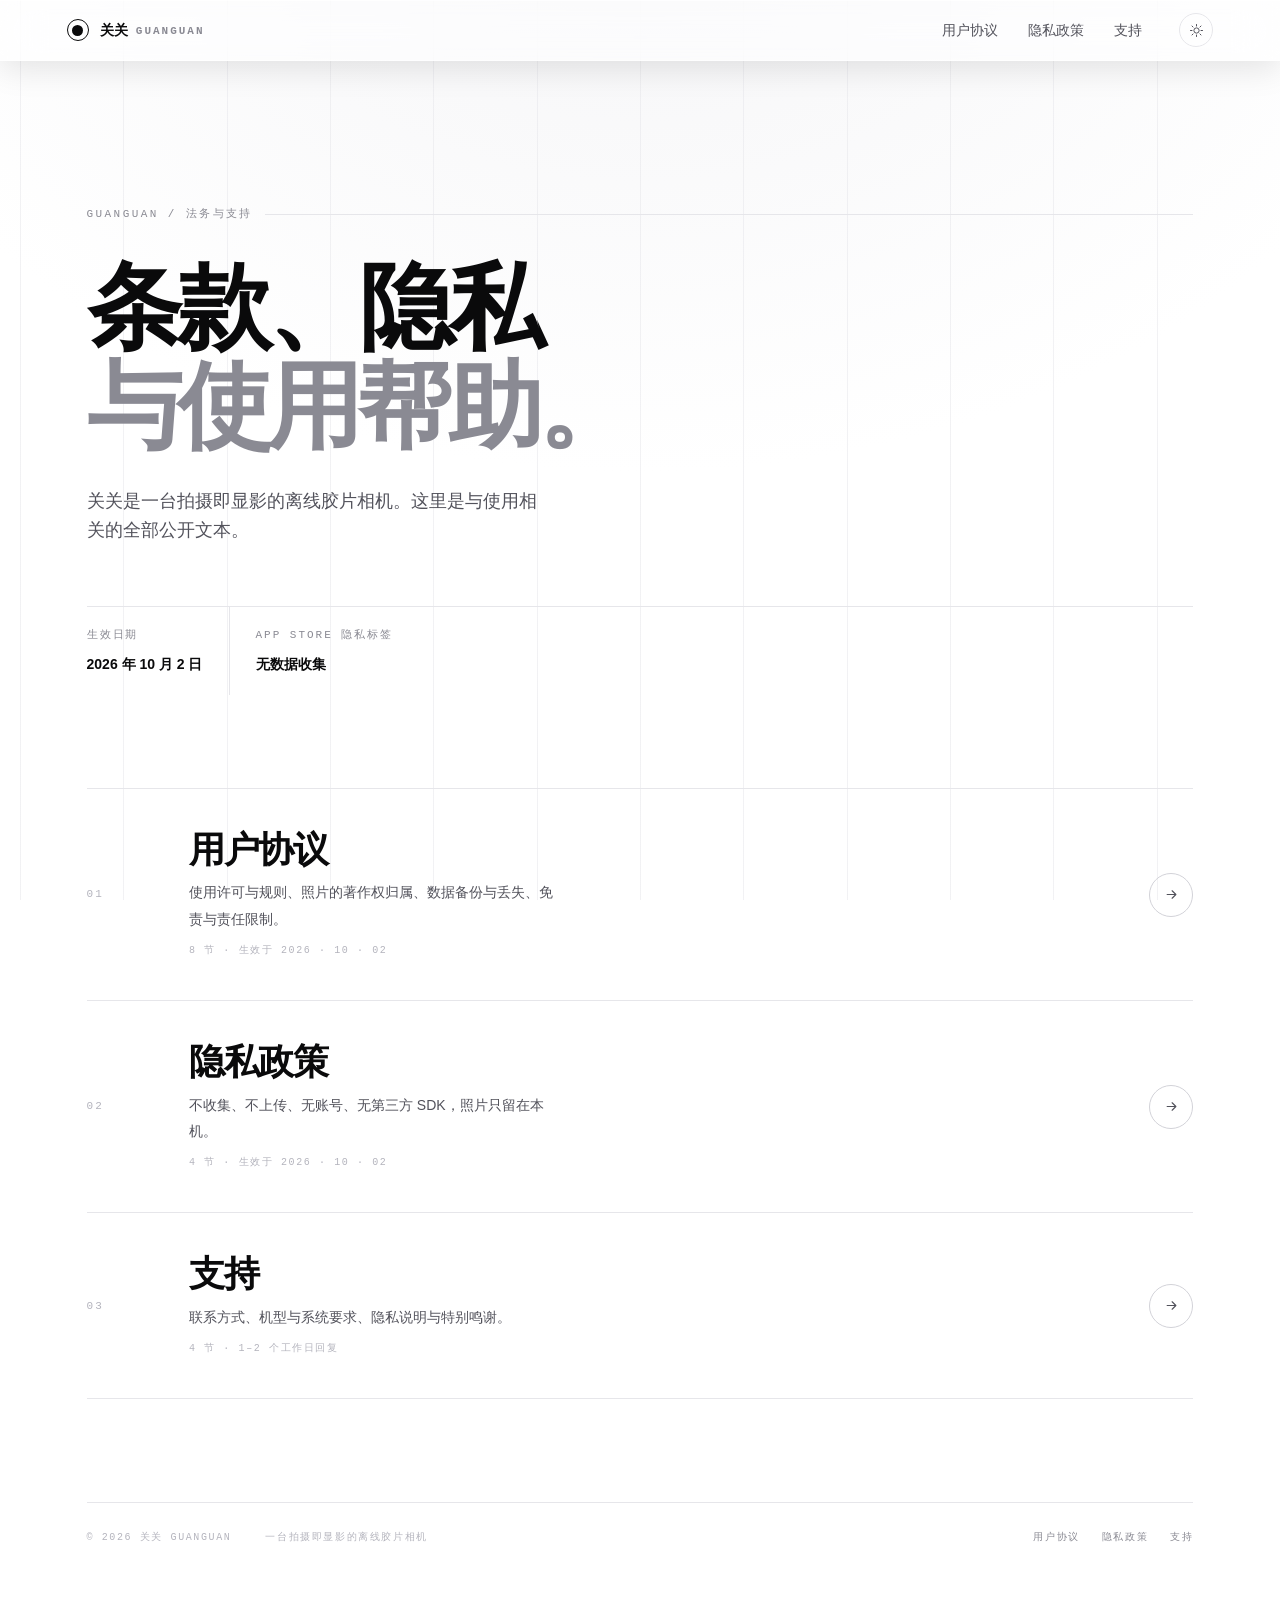
<file: index.html>
<!DOCTYPE html>
<html lang="zh-CN">
<head>
<meta charset="UTF-8">
<meta name="viewport" content="width=device-width, initial-scale=1, viewport-fit=cover">
<title>关关 Guanguan · 用户协议、隐私政策与支持</title>
<meta name="description" content="关关 Guanguan 的用户协议、隐私政策与使用支持。一台拍摄即显影的离线胶片相机：不联网、无账号、无第三方分析或广告 SDK。">
<meta name="theme-color" content="#ffffff" media="(prefers-color-scheme: light)">
<meta name="theme-color" content="#0a0a0b" media="(prefers-color-scheme: dark)">
<meta name="robots" content="index, follow">
<link rel="canonical" href="./index.html">
<link rel="icon" href="./assets/favicon.svg" type="image/svg+xml">
<meta property="og:type" content="website">
<meta property="og:title" content="关关 Guanguan · 用户协议、隐私政策与支持">
<meta property="og:description" content="不联网、无账号、无第三方分析或广告 SDK。一台拍摄即显影的离线胶片相机。">
<meta property="og:image" content="./assets/og.png">
<meta property="og:locale" content="zh_CN">
<script>document.documentElement.className += " js";
(function(){try{var s=localStorage.getItem("gg-theme");var m=window.matchMedia("(prefers-color-scheme: dark)").matches;if(s==="dark"||s==="light")document.documentElement.setAttribute("data-theme",s);else if(m)document.documentElement.setAttribute("data-theme","dark");}catch(e){}})();</script>
<link rel="stylesheet" href="./assets/site.css">
</head>
<body class="page-home">

<div class="grids" aria-hidden="true"></div>
<div class="progress" aria-hidden="true"><i></i></div>
<a class="skip" href="#main">跳到正文</a>

<header class="topbar">
  <a class="brand" href="./index.html">
    <span class="brand__mark" aria-hidden="true"></span>
    <span class="brand__name">关关<span>GUANGUAN</span></span>
  </a>
  <nav class="nav">
    <a href="./terms.html">用户协议</a>
    <a href="./privacy.html">隐私政策</a>
    <a href="./support.html">支持</a>
  </nav>
  <button class="theme" type="button" aria-label="切换深/浅色外观">
    <svg class="m-sun" viewBox="0 0 24 24" fill="none" stroke="currentColor" stroke-width="1.6" aria-hidden="true">
      <circle cx="12" cy="12" r="4.2"/>
      <path d="M12 2.4v2.4M12 19.2v2.4M4.8 4.8l1.7 1.7M17.5 17.5l1.7 1.7M2.4 12h2.4M19.2 12h2.4M4.8 19.2l1.7-1.7M17.5 6.5l1.7-1.7" stroke-linecap="round"/>
    </svg>
    <svg class="m-moon" viewBox="0 0 24 24" fill="none" stroke="currentColor" stroke-width="1.6" aria-hidden="true">
      <path d="M20.5 14.6A8.6 8.6 0 1 1 9.4 3.5a6.9 6.9 0 0 0 11.1 11.1Z" stroke-linejoin="round"/>
    </svg>
  </button>
  <button class="navtoggle" type="button" aria-label="打开目录" aria-expanded="false"><i aria-hidden="true"></i></button>
</header>

<div class="shell">

  <section class="hero">
    <p class="eyebrow">GUANGUAN / 法务与支持</p>
    <h1>条款、隐私<br><em>与使用帮助。</em></h1>
    <p class="hero__lede">关关是一台拍摄即显影的离线胶片相机。这里是与使用相关的全部公开文本。</p>
    <dl class="factbar">
      <div><dt>生效日期</dt><dd>2026 年 10 月 2 日</dd></div>
      <div><dt>App Store 隐私标签</dt><dd>无数据收集</dd></div>
    </dl>
  </section>

  <main id="main">
    <div class="cards">
      <a class="card-link" href="./terms.html">
        <span class="card-link__n">01</span>
        <span>
          <h2 class="card-link__t">用户协议</h2>
          <p class="card-link__d">使用许可与规则、照片的著作权归属、数据备份与丢失、免责与责任限制。</p>
          <p class="card-link__meta">8 节 · 生效于 2026 · 10 · 02</p>
        </span>
        <span class="card-link__go" aria-hidden="true">
          <svg viewBox="0 0 24 24" fill="none" stroke="currentColor" stroke-width="1.8"><path d="M5 12h14M13 6l6 6-6 6" stroke-linecap="round" stroke-linejoin="round"/></svg>
        </span>
      </a>
      <a class="card-link" href="./privacy.html">
        <span class="card-link__n">02</span>
        <span>
          <h2 class="card-link__t">隐私政策</h2>
          <p class="card-link__d">不收集、不上传、无账号、无第三方 SDK，照片只留在本机。</p>
          <p class="card-link__meta">4 节 · 生效于 2026 · 10 · 02</p>
        </span>
        <span class="card-link__go" aria-hidden="true">
          <svg viewBox="0 0 24 24" fill="none" stroke="currentColor" stroke-width="1.8"><path d="M5 12h14M13 6l6 6-6 6" stroke-linecap="round" stroke-linejoin="round"/></svg>
        </span>
      </a>
      <a class="card-link" href="./support.html">
        <span class="card-link__n">03</span>
        <span>
          <h2 class="card-link__t">支持</h2>
          <p class="card-link__d">联系方式、机型与系统要求、隐私说明与特别鸣谢。</p>
          <p class="card-link__meta">4 节 · 1–2 个工作日回复</p>
        </span>
        <span class="card-link__go" aria-hidden="true">
          <svg viewBox="0 0 24 24" fill="none" stroke="currentColor" stroke-width="1.8"><path d="M5 12h14M13 6l6 6-6 6" stroke-linecap="round" stroke-linejoin="round"/></svg>
        </span>
      </a>
    </div>
  </main>

  <footer class="foot">
    <span>© 2026 关关 GUANGUAN</span>
    <span class="yes">一台拍摄即显影的离线胶片相机</span>
    <nav>
      <a href="./terms.html">用户协议</a>
      <a href="./privacy.html">隐私政策</a>
      <a href="./support.html">支持</a>
    </nav>
  </footer>
</div>

<button class="totop" type="button" aria-label="回到顶部">
  <svg viewBox="0 0 24 24" fill="none" stroke="currentColor" stroke-width="1.8" aria-hidden="true"><path d="M12 19V5M5 12l7-7 7 7" stroke-linecap="round" stroke-linejoin="round"/></svg>
</button>

<script src="./assets/site.js"></script>
</body>
</html>
</file>
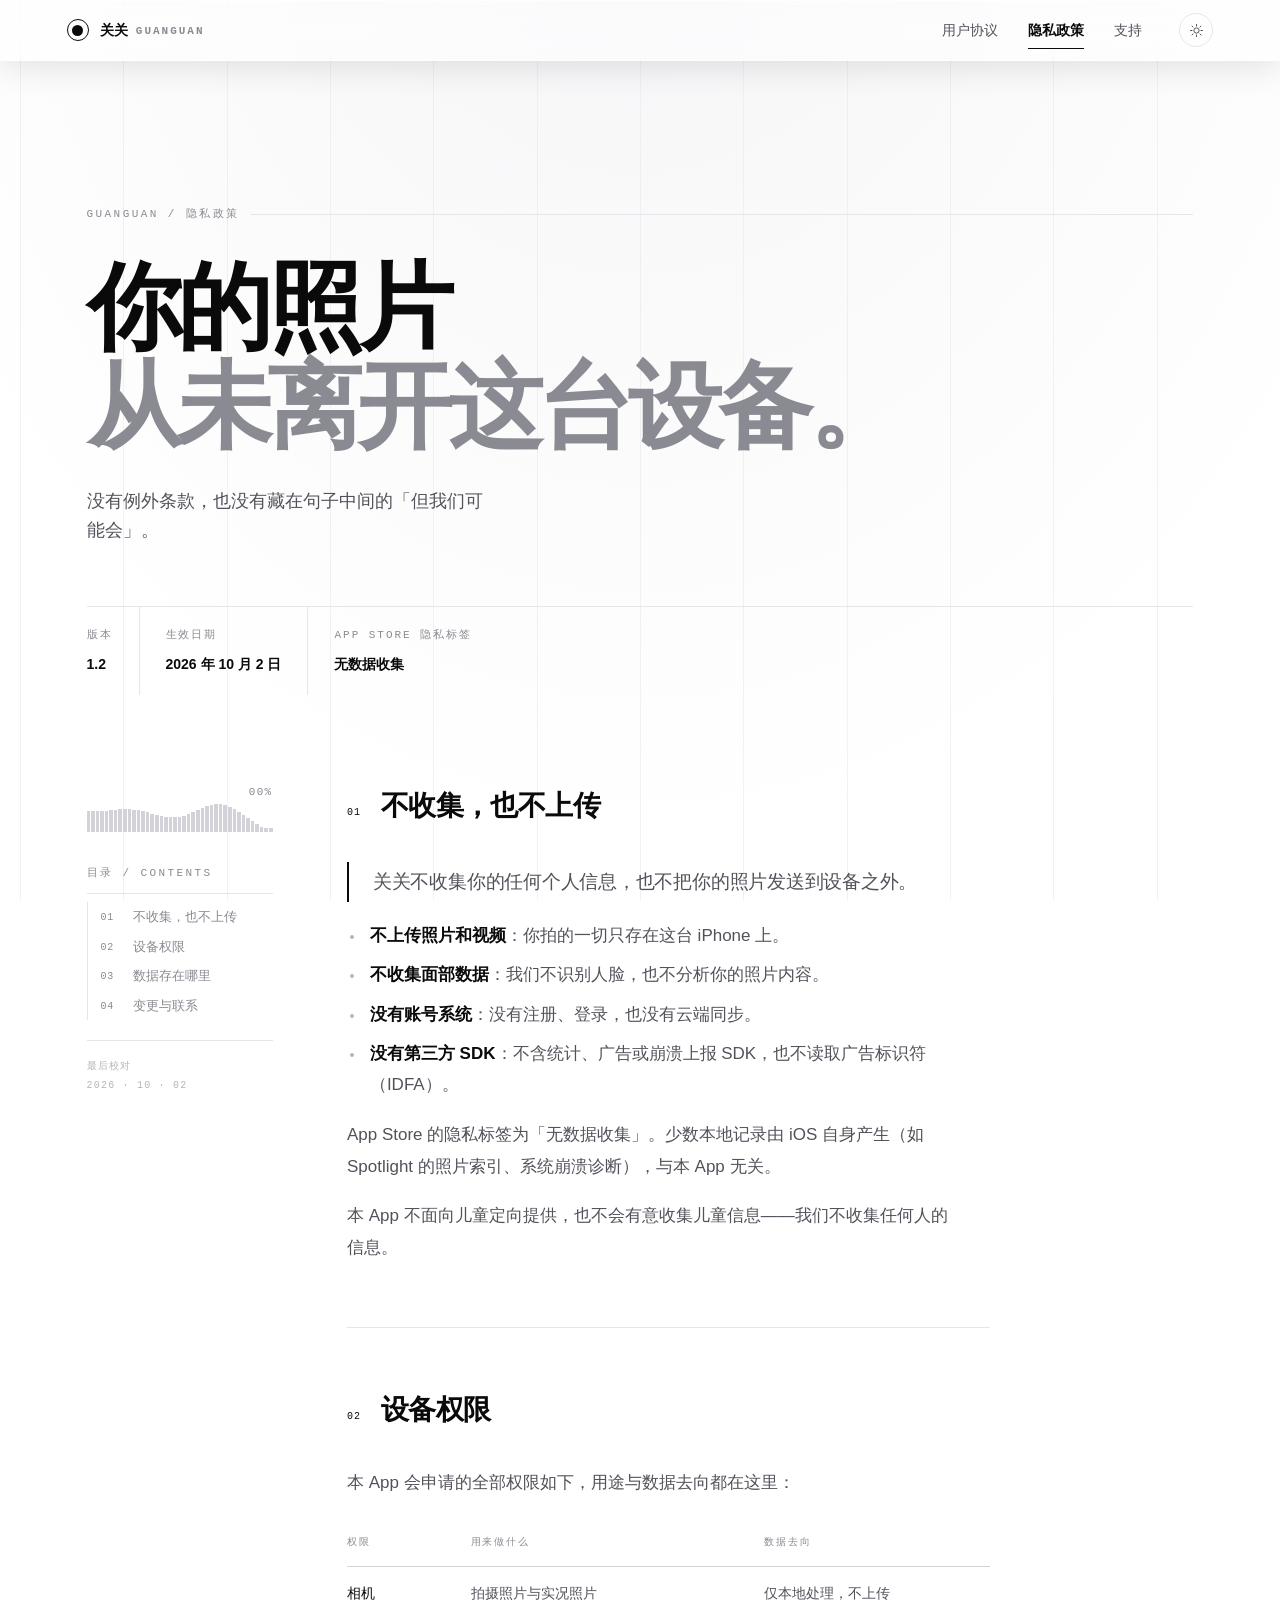
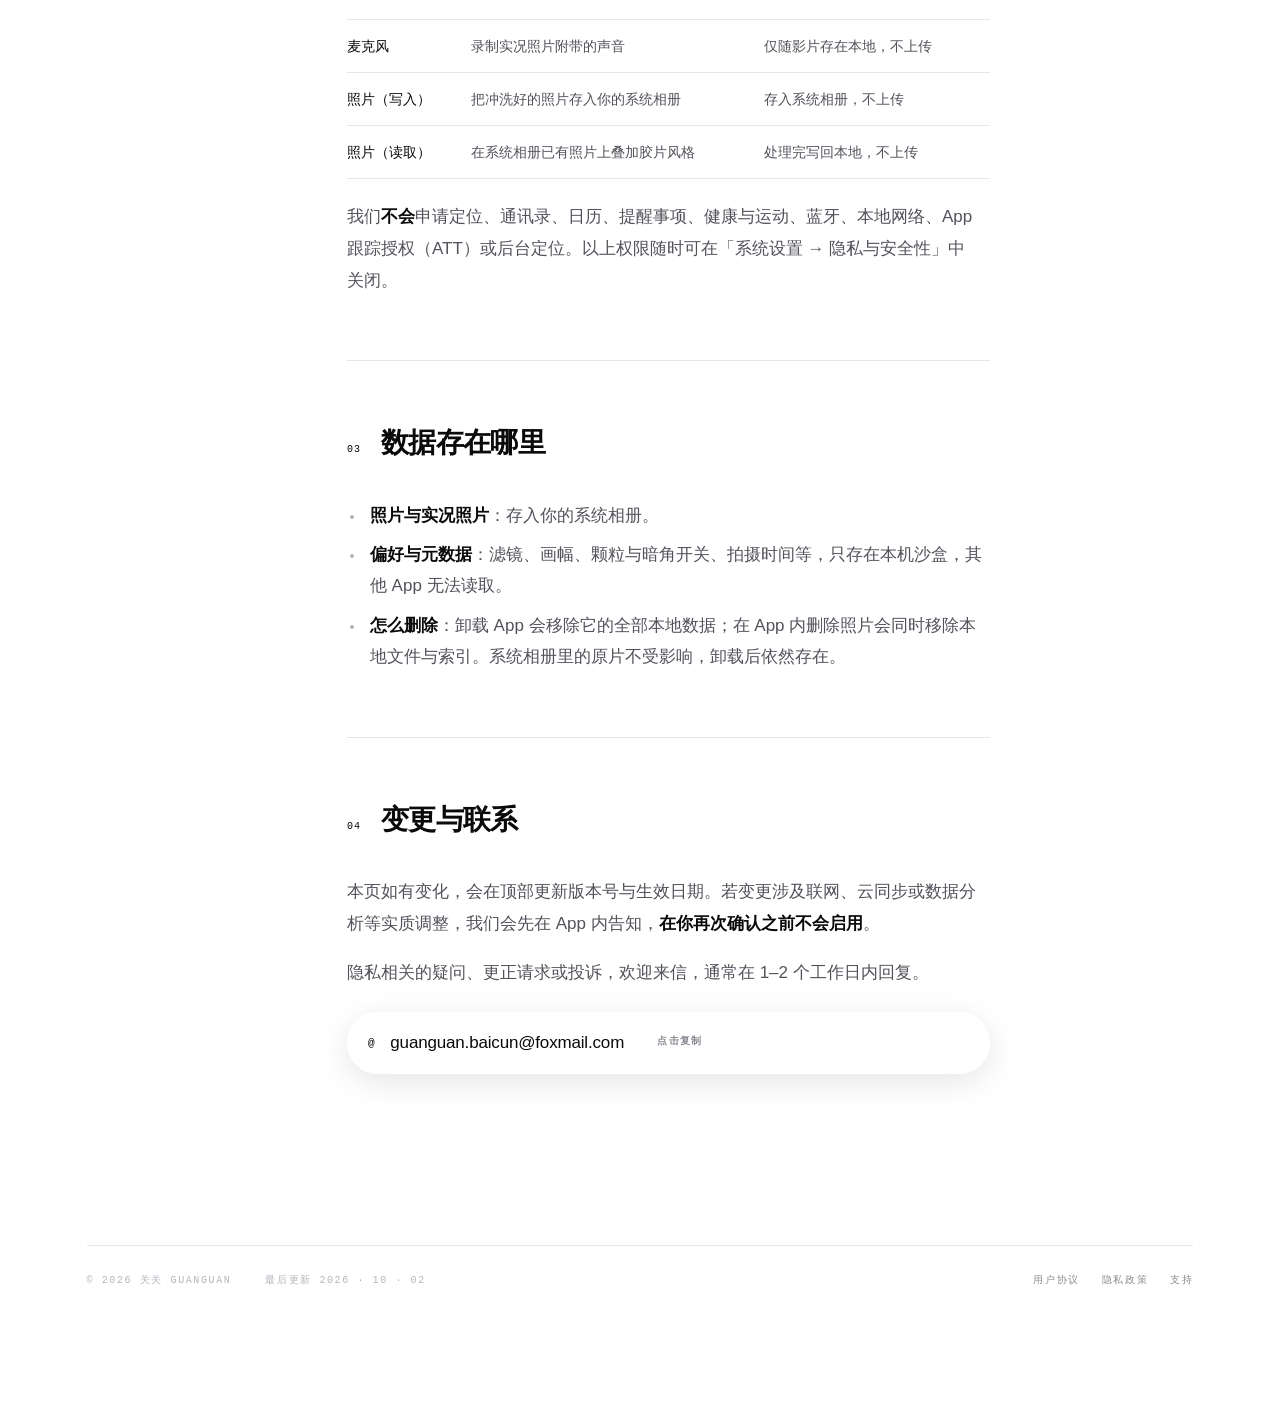
<file: privacy.html>
<!DOCTYPE html>
<html lang="zh-CN">
<head>
<meta charset="UTF-8">
<meta name="viewport" content="width=device-width, initial-scale=1, viewport-fit=cover">
<title>隐私政策 · 关关 Guanguan</title>
<meta name="description" content="关关 Guanguan 隐私政策：不收集、不上传、无账号、无第三方 SDK，照片只留在本机。">
<meta name="theme-color" content="#ffffff" media="(prefers-color-scheme: light)">
<meta name="theme-color" content="#0a0a0b" media="(prefers-color-scheme: dark)">
<meta name="robots" content="index, follow">
<link rel="canonical" href="./privacy.html">
<link rel="icon" href="./assets/favicon.svg" type="image/svg+xml">
<meta property="og:type" content="article">
<meta property="og:title" content="隐私政策 · 关关 Guanguan">
<meta property="og:description" content="不收集、不上传、无账号、无第三方 SDK。">
<meta property="og:image" content="./assets/og.png">
<meta property="og:locale" content="zh_CN">
<script>document.documentElement.className += " js";
(function(){try{var s=localStorage.getItem("gg-theme");var m=window.matchMedia("(prefers-color-scheme: dark)").matches;if(s==="dark"||s==="light")document.documentElement.setAttribute("data-theme",s);else if(m)document.documentElement.setAttribute("data-theme","dark");}catch(e){}})();</script>
<link rel="stylesheet" href="./assets/site.css">
</head>
<body>

<div class="grids" aria-hidden="true"></div>
<div class="progress" aria-hidden="true"><i></i></div>
<a class="skip" href="#main">跳到正文</a>

<header class="topbar">
  <a class="brand" href="./index.html">
    <span class="brand__mark" aria-hidden="true"></span>
    <span class="brand__name">关关<span>GUANGUAN</span></span>
  </a>
  <nav class="nav">
    <a href="./terms.html">用户协议</a>
    <a href="./privacy.html" aria-current="page">隐私政策</a>
    <a href="./support.html">支持</a>
  </nav>
  <button class="theme" type="button" aria-label="切换深/浅色外观">
    <svg class="m-sun" viewBox="0 0 24 24" fill="none" stroke="currentColor" stroke-width="1.6" aria-hidden="true">
      <circle cx="12" cy="12" r="4.2"/>
      <path d="M12 2.4v2.4M12 19.2v2.4M4.8 4.8l1.7 1.7M17.5 17.5l1.7 1.7M2.4 12h2.4M19.2 12h2.4M4.8 19.2l1.7-1.7M17.5 6.5l1.7-1.7" stroke-linecap="round"/>
    </svg>
    <svg class="m-moon" viewBox="0 0 24 24" fill="none" stroke="currentColor" stroke-width="1.6" aria-hidden="true">
      <path d="M20.5 14.6A8.6 8.6 0 1 1 9.4 3.5a6.9 6.9 0 0 0 11.1 11.1Z" stroke-linejoin="round"/>
    </svg>
  </button>
  <button class="navtoggle" type="button" aria-label="打开目录" aria-expanded="false"><i aria-hidden="true"></i></button>
</header>

<div class="shell">

  <section class="hero">
    <p class="eyebrow">GUANGUAN / 隐私政策</p>
    <h1>你的照片<br><em>从未离开这台设备。</em></h1>
    <p class="hero__lede">没有例外条款，也没有藏在句子中间的「但我们可能会」。</p>
    <dl class="factbar">
      <div><dt>版本</dt><dd>1.2</dd></div>
      <div><dt>生效日期</dt><dd>2026 年 10 月 2 日</dd></div>
      <div><dt>App Store 隐私标签</dt><dd>无数据收集</dd></div>
    </dl>
  </section>

  <div class="doc">

    <aside class="index" aria-label="页面目录">
      <div class="meter" aria-hidden="true"><span class="meter__cap">00%</span></div>
      <p class="index__label">目录 / Contents</p>
      <nav class="index__pages">
        <a href="./terms.html">用户协议</a>
        <a href="./privacy.html" aria-current="page">隐私政策</a>
        <a href="./support.html">支持</a>
      </nav>
      <ol id="toc-list">
        <li class="index__rail" aria-hidden="true"></li>
        <li class="index__active" aria-hidden="true"></li>
      </ol>
      <p class="index__foot">最后校对<br>2026 · 10 · 02</p>
    </aside>

    <main id="main">

      <section class="sect" id="p1" data-title="不收集，也不上传">
        <h2><b>01</b>不收集，也不上传</h2>
        <div class="lead">
          <p>关关不收集你的任何个人信息，也不把你的照片发送到设备之外。</p>
        </div>
        <ul>
          <li><strong>不上传照片和视频</strong>：你拍的一切只存在这台 iPhone 上。</li>
          <li><strong>不收集面部数据</strong>：我们不识别人脸，也不分析你的照片内容。</li>
          <li><strong>没有账号系统</strong>：没有注册、登录，也没有云端同步。</li>
          <li><strong>没有第三方 SDK</strong>：不含统计、广告或崩溃上报 SDK，也不读取广告标识符（IDFA）。</li>
        </ul>
        <p>App Store 的隐私标签为「无数据收集」。少数本地记录由 iOS 自身产生（如 Spotlight 的照片索引、系统崩溃诊断），与本 App 无关。</p>
        <p>本 App 不面向儿童定向提供，也不会有意收集儿童信息——我们不收集任何人的信息。</p>
      </section>

      <section class="sect" id="p2" data-title="设备权限">
        <h2><b>02</b>设备权限</h2>
        <p>本 App 会申请的全部权限如下，用途与数据去向都在这里：</p>
        <div class="tblwrap">
          <table class="tbl">
            <thead>
              <tr><th>权限</th><th>用来做什么</th><th>数据去向</th></tr>
            </thead>
            <tbody>
              <tr><td>相机</td><td>拍摄照片与实况照片</td><td>仅本地处理，不上传</td></tr>
              <tr><td>麦克风</td><td>录制实况照片附带的声音</td><td>仅随影片存在本地，不上传</td></tr>
              <tr><td>照片（写入）</td><td>把冲洗好的照片存入你的系统相册</td><td>存入系统相册，不上传</td></tr>
              <tr><td>照片（读取）</td><td>在系统相册已有照片上叠加胶片风格</td><td>处理完写回本地，不上传</td></tr>
            </tbody>
          </table>
        </div>
        <p>我们<strong>不会</strong>申请定位、通讯录、日历、提醒事项、健康与运动、蓝牙、本地网络、App 跟踪授权（ATT）或后台定位。以上权限随时可在「系统设置 → 隐私与安全性」中关闭。</p>
      </section>

      <section class="sect" id="p3" data-title="数据存在哪里">
        <h2><b>03</b>数据存在哪里</h2>
        <ul>
          <li><strong>照片与实况照片</strong>：存入你的系统相册。</li>
          <li><strong>偏好与元数据</strong>：滤镜、画幅、颗粒与暗角开关、拍摄时间等，只存在本机沙盒，其他 App 无法读取。</li>
          <li><strong>怎么删除</strong>：卸载 App 会移除它的全部本地数据；在 App 内删除照片会同时移除本地文件与索引。系统相册里的原片不受影响，卸载后依然存在。</li>
        </ul>
      </section>

      <section class="sect" id="p4" data-title="变更与联系">
        <h2><b>04</b>变更与联系</h2>
        <p>本页如有变化，会在顶部更新版本号与生效日期。若变更涉及联网、云同步或数据分析等实质调整，我们会先在 App 内告知，<strong>在你再次确认之前不会启用</strong>。</p>
        <p>隐私相关的疑问、更正请求或投诉，欢迎来信，通常在 1–2 个工作日内回复。</p>
        <button class="chip" type="button" data-copy="guanguan.baicun@foxmail.com">
          <span class="chip__at">@</span>
          <span class="chip__mail">guanguan.baicun@foxmail.com</span>
          <span class="chip__tail">
            <svg viewBox="0 0 24 24" fill="none" stroke="currentColor" stroke-width="2.4" aria-hidden="true"><path d="M4 12.5 9.5 18 20 6.5" stroke-linecap="round" stroke-linejoin="round"/></svg>
            <b>点击复制</b>
          </span>
        </button>
      </section>

    </main>
  </div>

  <footer class="foot">
    <span>© 2026 关关 GUANGUAN</span>
    <span class="yes">最后更新 2026 · 10 · 02</span>
    <nav>
      <a href="./terms.html">用户协议</a>
      <a href="./privacy.html">隐私政策</a>
      <a href="./support.html">支持</a>
    </nav>
  </footer>
</div>

<button class="totop" type="button" aria-label="回到顶部">
  <svg viewBox="0 0 24 24" fill="none" stroke="currentColor" stroke-width="1.8" aria-hidden="true"><path d="M12 19V5M5 12l7-7 7 7" stroke-linecap="round" stroke-linejoin="round"/></svg>
</button>

<script src="./assets/site.js"></script>
</body>
</html>
</file>
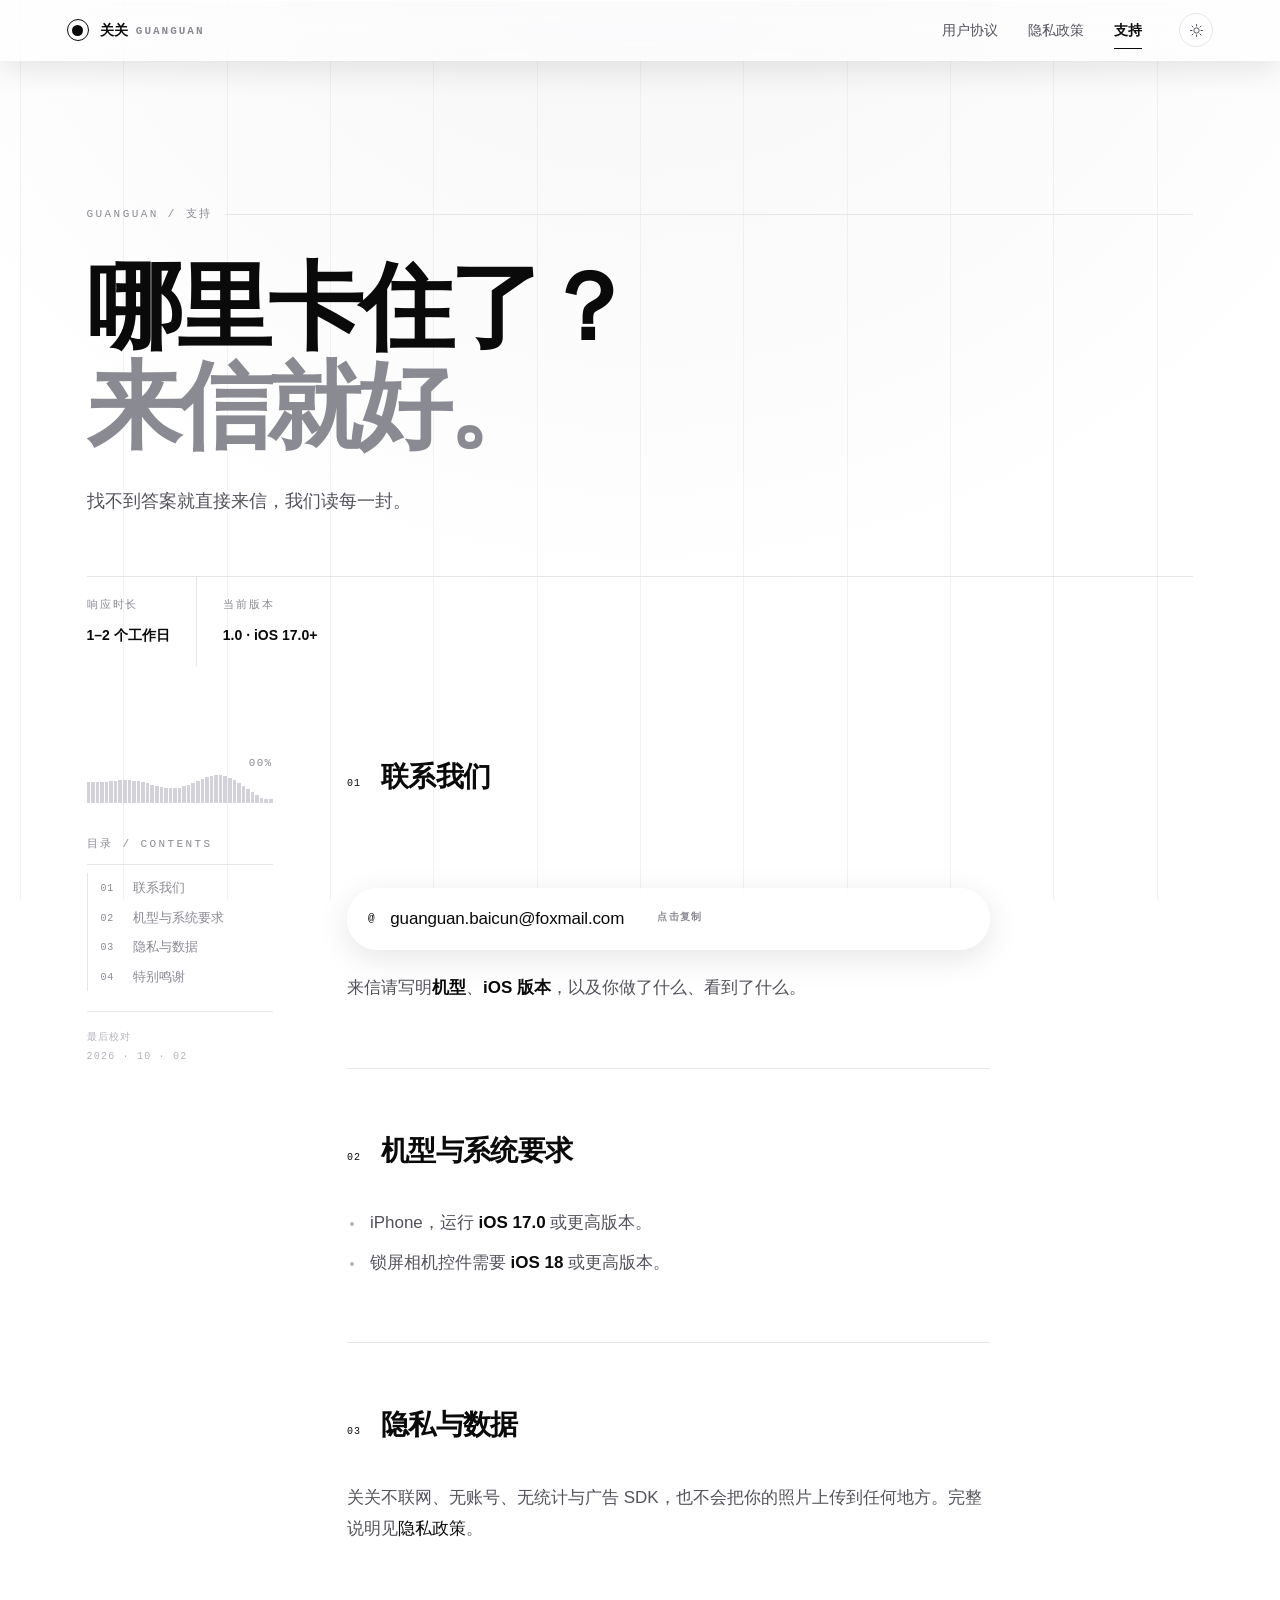
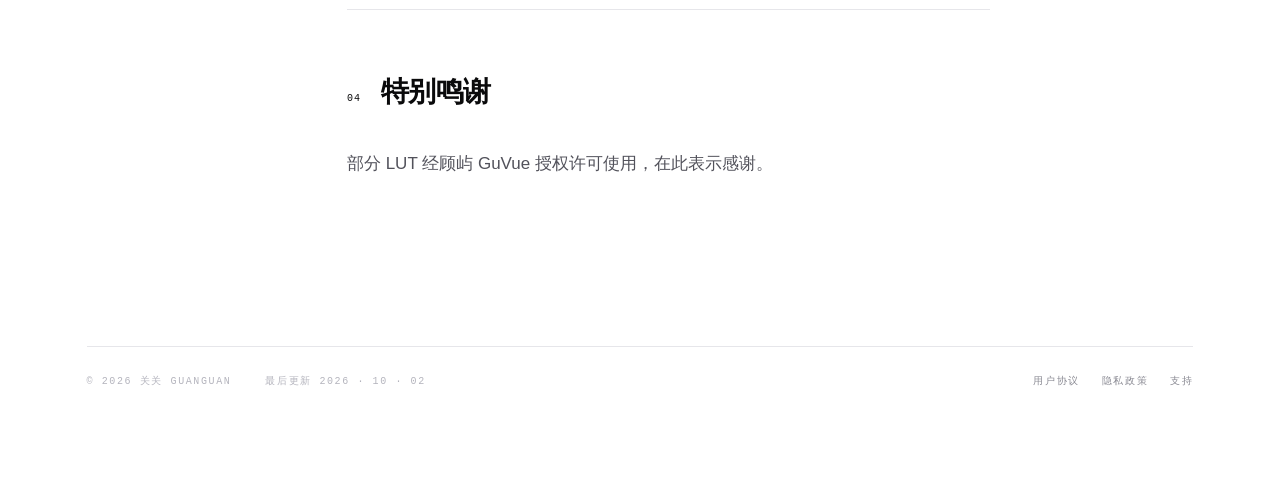
<file: support.html>
<!DOCTYPE html>
<html lang="zh-CN">
<head>
<meta charset="UTF-8">
<meta name="viewport" content="width=device-width, initial-scale=1, viewport-fit=cover">
<title>支持 · 关关 Guanguan</title>
<meta name="description" content="关关 Guanguan 支持：联系方式与机型、系统要求。">
<meta name="theme-color" content="#ffffff" media="(prefers-color-scheme: light)">
<meta name="theme-color" content="#0a0a0b" media="(prefers-color-scheme: dark)">
<meta name="robots" content="index, follow">
<link rel="canonical" href="./support.html">
<link rel="icon" href="./assets/favicon.svg" type="image/svg+xml">
<meta property="og:type" content="article">
<meta property="og:title" content="支持 · 关关 Guanguan">
<meta property="og:description" content="找不到答案就直接来信，我们读每一封。">
<meta property="og:image" content="./assets/og.png">
<meta property="og:locale" content="zh_CN">
<script>document.documentElement.className += " js";
(function(){try{var s=localStorage.getItem("gg-theme");var m=window.matchMedia("(prefers-color-scheme: dark)").matches;if(s==="dark"||s==="light")document.documentElement.setAttribute("data-theme",s);else if(m)document.documentElement.setAttribute("data-theme","dark");}catch(e){}})();</script>
<link rel="stylesheet" href="./assets/site.css">
</head>
<body>

<div class="grids" aria-hidden="true"></div>
<div class="progress" aria-hidden="true"><i></i></div>
<a class="skip" href="#main">跳到正文</a>

<header class="topbar">
  <a class="brand" href="./index.html">
    <span class="brand__mark" aria-hidden="true"></span>
    <span class="brand__name">关关<span>GUANGUAN</span></span>
  </a>
  <nav class="nav">
    <a href="./terms.html">用户协议</a>
    <a href="./privacy.html">隐私政策</a>
    <a href="./support.html" aria-current="page">支持</a>
  </nav>
  <button class="theme" type="button" aria-label="切换深/浅色外观">
    <svg class="m-sun" viewBox="0 0 24 24" fill="none" stroke="currentColor" stroke-width="1.6" aria-hidden="true">
      <circle cx="12" cy="12" r="4.2"/>
      <path d="M12 2.4v2.4M12 19.2v2.4M4.8 4.8l1.7 1.7M17.5 17.5l1.7 1.7M2.4 12h2.4M19.2 12h2.4M4.8 19.2l1.7-1.7M17.5 6.5l1.7-1.7" stroke-linecap="round"/>
    </svg>
    <svg class="m-moon" viewBox="0 0 24 24" fill="none" stroke="currentColor" stroke-width="1.6" aria-hidden="true">
      <path d="M20.5 14.6A8.6 8.6 0 1 1 9.4 3.5a6.9 6.9 0 0 0 11.1 11.1Z" stroke-linejoin="round"/>
    </svg>
  </button>
  <button class="navtoggle" type="button" aria-label="打开目录" aria-expanded="false"><i aria-hidden="true"></i></button>
</header>

<div class="shell">

  <section class="hero">
    <p class="eyebrow">GUANGUAN / 支持</p>
    <h1>哪里卡住了？<br><em>来信就好。</em></h1>
    <p class="hero__lede">找不到答案就直接来信，我们读每一封。</p>
    <dl class="factbar">
      <div><dt>响应时长</dt><dd>1–2 个工作日</dd></div>
      <div><dt>当前版本</dt><dd>1.0 · iOS 17.0+</dd></div>
    </dl>
  </section>

  <div class="doc">

    <aside class="index" aria-label="页面目录">
      <div class="meter" aria-hidden="true"><span class="meter__cap">00%</span></div>
      <p class="index__label">目录 / Contents</p>
      <nav class="index__pages">
        <a href="./terms.html">用户协议</a>
        <a href="./privacy.html">隐私政策</a>
        <a href="./support.html" aria-current="page">支持</a>
      </nav>
      <ol id="toc-list">
        <li class="index__rail" aria-hidden="true"></li>
        <li class="index__active" aria-hidden="true"></li>
      </ol>
      <p class="index__foot">最后校对<br>2026 · 10 · 02</p>
    </aside>

    <main id="main">

      <section class="sect" id="s1" data-title="联系我们">
        <h2><b>01</b>联系我们</h2>
        <p>点击下方按钮复制邮箱地址。</p>
        <button class="chip" type="button" data-copy="guanguan.baicun@foxmail.com">
          <span class="chip__at">@</span>
          <span class="chip__mail">guanguan.baicun@foxmail.com</span>
          <span class="chip__tail">
            <svg viewBox="0 0 24 24" fill="none" stroke="currentColor" stroke-width="2.4" aria-hidden="true"><path d="M4 12.5 9.5 18 20 6.5" stroke-linecap="round" stroke-linejoin="round"/></svg>
            <b>点击复制</b>
          </span>
        </button>
        <p>来信请写明<strong>机型</strong>、<strong>iOS 版本</strong>，以及你做了什么、看到了什么。</p>
      </section>

      <section class="sect" id="s2" data-title="机型与系统要求">
        <h2><b>02</b>机型与系统要求</h2>
        <ul>
          <li>iPhone，运行 <strong>iOS 17.0</strong> 或更高版本。</li>
          <li>锁屏相机控件需要 <strong>iOS 18</strong> 或更高版本。</li>
        </ul>
      </section>

      <section class="sect" id="s3" data-title="隐私与数据">
        <h2><b>03</b>隐私与数据</h2>
        <p>关关不联网、无账号、无统计与广告 SDK，也不会把你的照片上传到任何地方。完整说明见<a class="lnk" href="./privacy.html">隐私政策</a>。</p>
      </section>

      <section class="sect" id="s4" data-title="特别鸣谢">
        <h2><b>04</b>特别鸣谢</h2>
        <p>部分 LUT 经顾屿 GuVue 授权许可使用，在此表示感谢。</p>
      </section>

    </main>
  </div>

  <footer class="foot">
    <span>© 2026 关关 GUANGUAN</span>
    <span class="yes">最后更新 2026 · 10 · 02</span>
    <nav>
      <a href="./terms.html">用户协议</a>
      <a href="./privacy.html">隐私政策</a>
      <a href="./support.html">支持</a>
    </nav>
  </footer>
</div>

<button class="totop" type="button" aria-label="回到顶部">
  <svg viewBox="0 0 24 24" fill="none" stroke="currentColor" stroke-width="1.8" aria-hidden="true"><path d="M12 19V5M5 12l7-7 7 7" stroke-linecap="round" stroke-linejoin="round"/></svg>
</button>

<script src="./assets/site.js"></script>
</body>
</html>
</file>
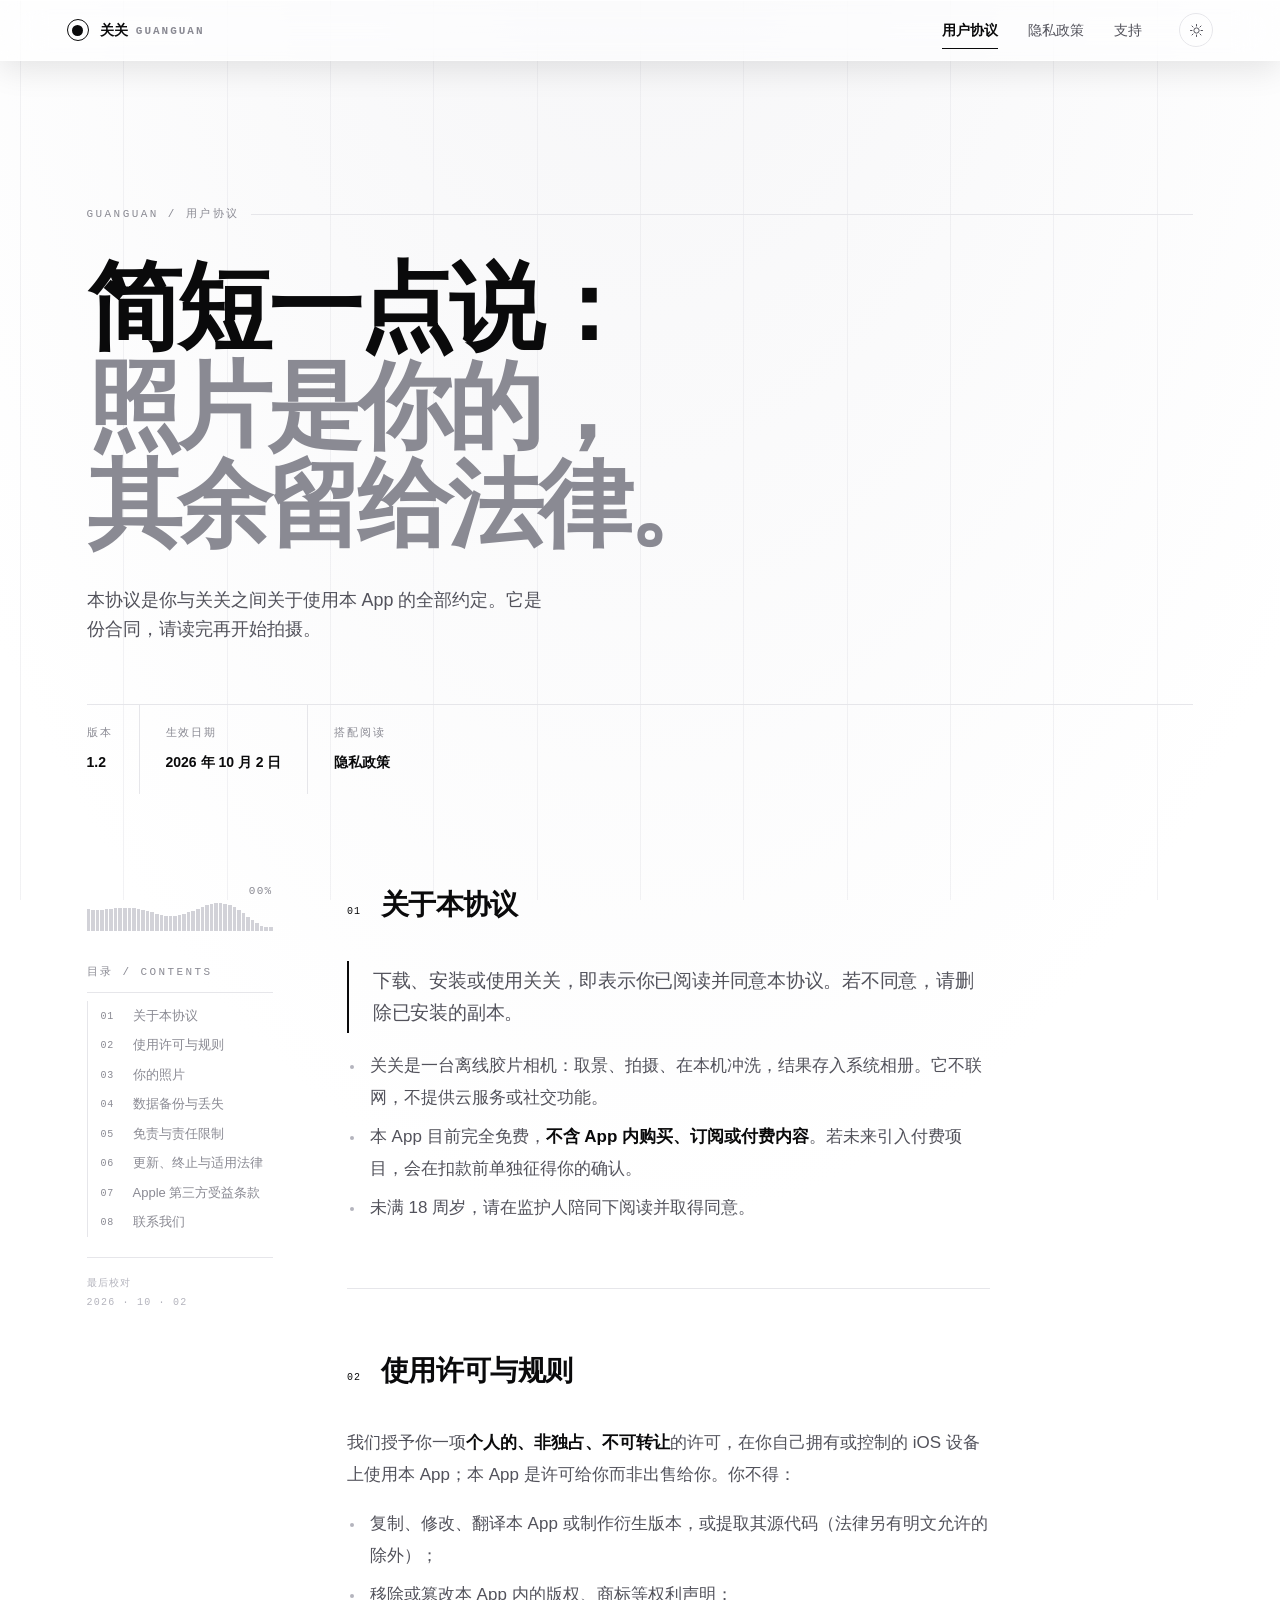
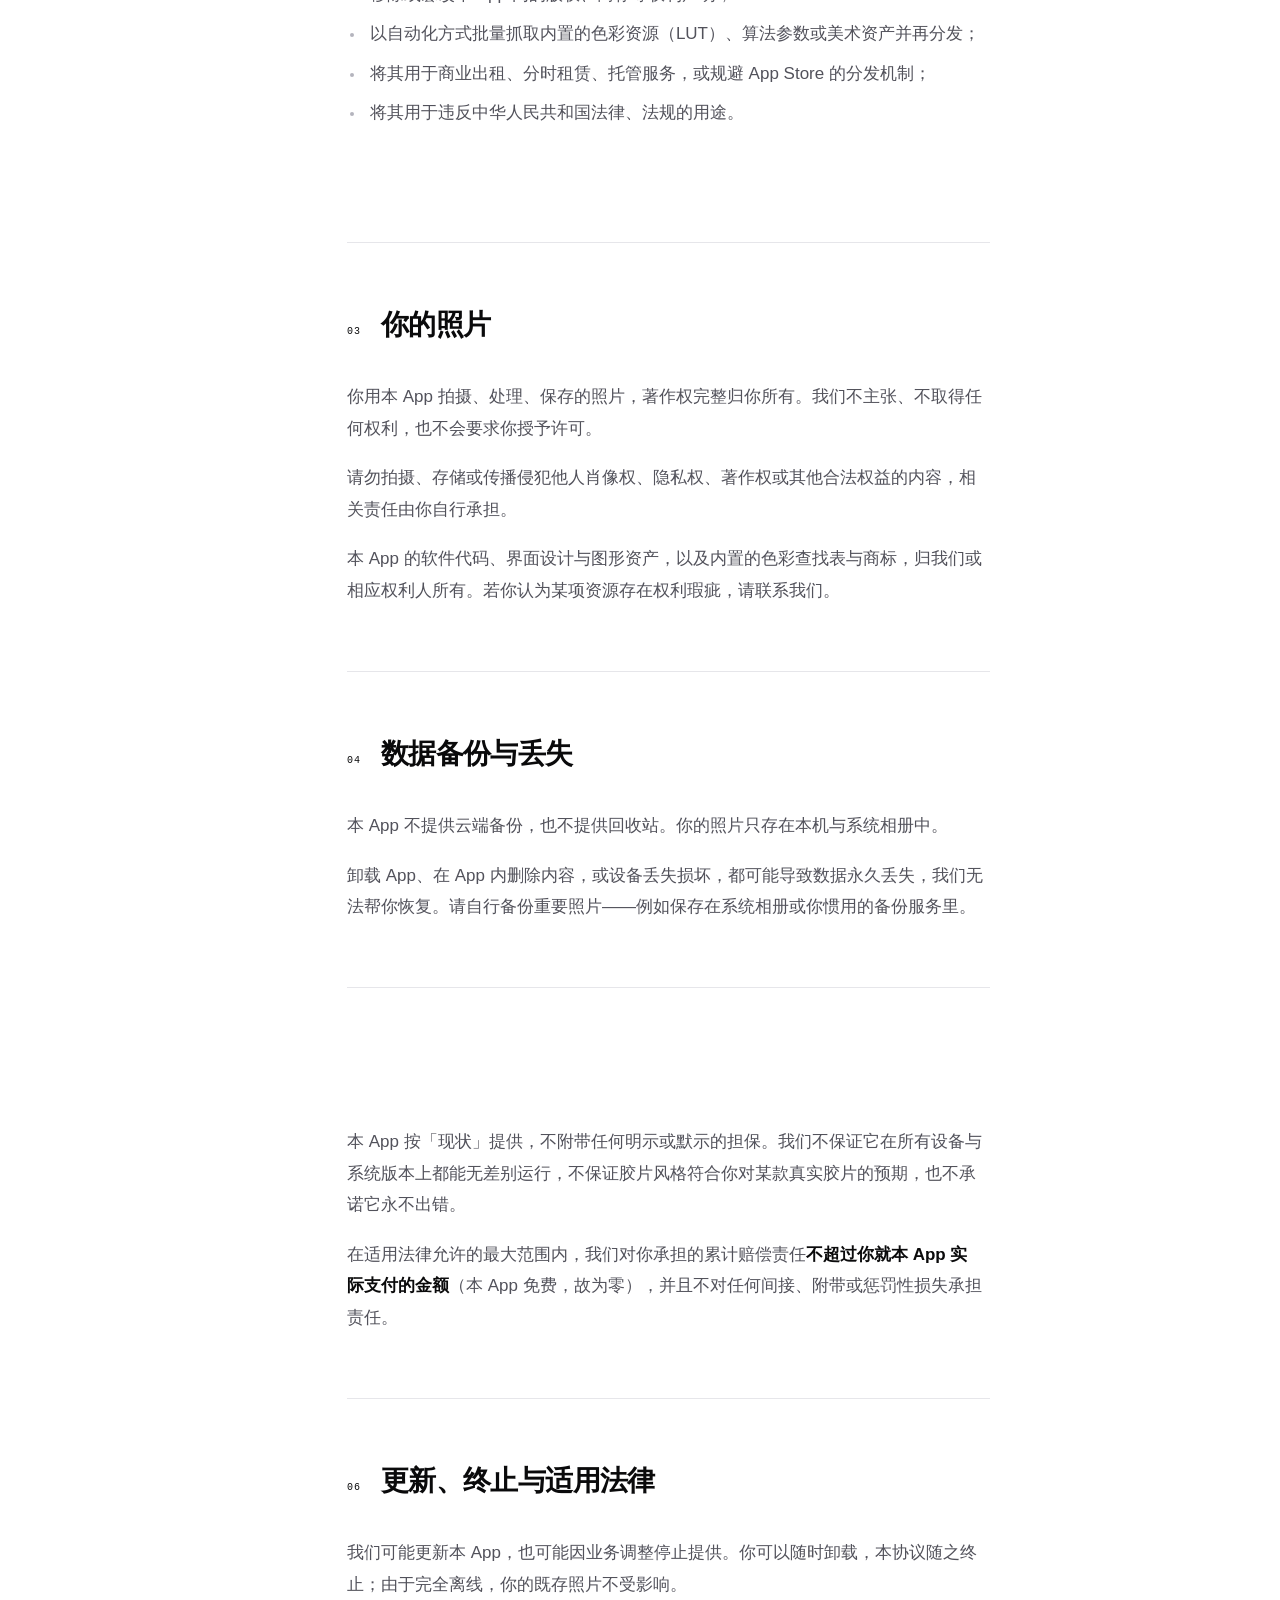
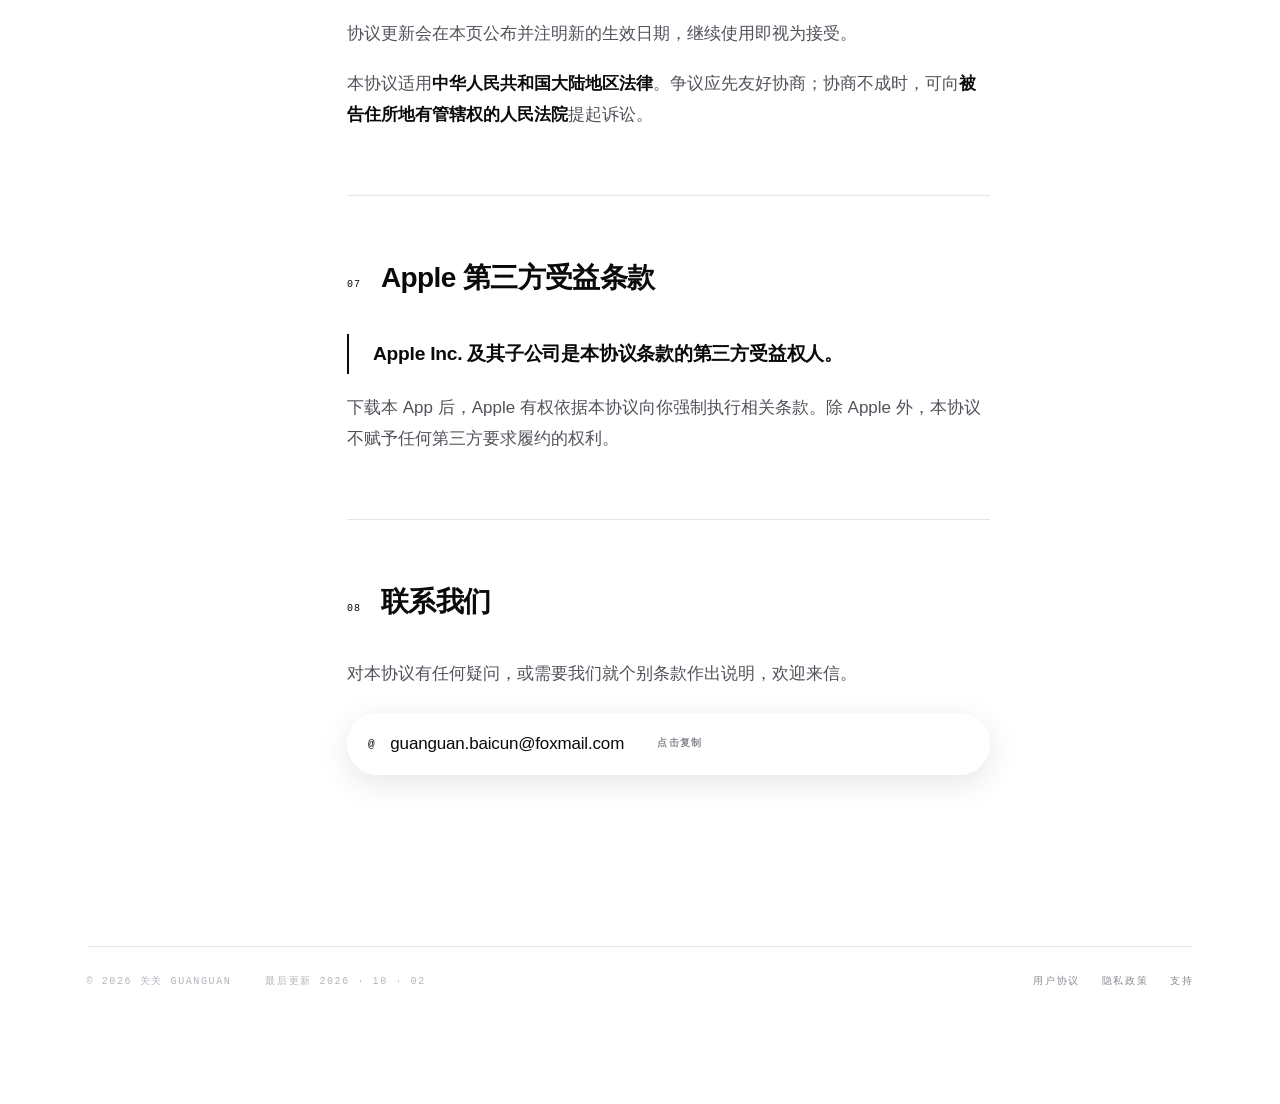
<file: terms.html>
<!DOCTYPE html>
<html lang="zh-CN">
<head>
<meta charset="UTF-8">
<meta name="viewport" content="width=device-width, initial-scale=1, viewport-fit=cover">
<title>用户协议 · 关关 Guanguan</title>
<meta name="description" content="关关 Guanguan 用户协议：使用许可与规则、照片的著作权归属、数据备份与丢失、免责与责任限制、适用法律。">
<meta name="theme-color" content="#ffffff" media="(prefers-color-scheme: light)">
<meta name="theme-color" content="#0a0a0b" media="(prefers-color-scheme: dark)">
<meta name="robots" content="index, follow">
<link rel="canonical" href="./terms.html">
<link rel="icon" href="./assets/favicon.svg" type="image/svg+xml">
<meta property="og:type" content="article">
<meta property="og:title" content="用户协议 · 关关 Guanguan">
<meta property="og:description" content="使用许可与规则、照片的著作权归属、数据备份与丢失、免责与责任限制。">
<meta property="og:image" content="./assets/og.png">
<meta property="og:locale" content="zh_CN">
<script>document.documentElement.className += " js";
(function(){try{var s=localStorage.getItem("gg-theme");var m=window.matchMedia("(prefers-color-scheme: dark)").matches;if(s==="dark"||s==="light")document.documentElement.setAttribute("data-theme",s);else if(m)document.documentElement.setAttribute("data-theme","dark");}catch(e){}})();</script>
<link rel="stylesheet" href="./assets/site.css">
</head>
<body>

<div class="grids" aria-hidden="true"></div>
<div class="progress" aria-hidden="true"><i></i></div>
<a class="skip" href="#main">跳到正文</a>

<header class="topbar">
  <a class="brand" href="./index.html">
    <span class="brand__mark" aria-hidden="true"></span>
    <span class="brand__name">关关<span>GUANGUAN</span></span>
  </a>
  <nav class="nav">
    <a href="./terms.html" aria-current="page">用户协议</a>
    <a href="./privacy.html">隐私政策</a>
    <a href="./support.html">支持</a>
  </nav>
  <button class="theme" type="button" aria-label="切换深/浅色外观">
    <svg class="m-sun" viewBox="0 0 24 24" fill="none" stroke="currentColor" stroke-width="1.6" aria-hidden="true">
      <circle cx="12" cy="12" r="4.2"/>
      <path d="M12 2.4v2.4M12 19.2v2.4M4.8 4.8l1.7 1.7M17.5 17.5l1.7 1.7M2.4 12h2.4M19.2 12h2.4M4.8 19.2l1.7-1.7M17.5 6.5l1.7-1.7" stroke-linecap="round"/>
    </svg>
    <svg class="m-moon" viewBox="0 0 24 24" fill="none" stroke="currentColor" stroke-width="1.6" aria-hidden="true">
      <path d="M20.5 14.6A8.6 8.6 0 1 1 9.4 3.5a6.9 6.9 0 0 0 11.1 11.1Z" stroke-linejoin="round"/>
    </svg>
  </button>
  <button class="navtoggle" type="button" aria-label="打开目录" aria-expanded="false"><i aria-hidden="true"></i></button>
</header>

<div class="shell">

  <section class="hero">
    <p class="eyebrow">GUANGUAN / 用户协议</p>
    <h1>简短一点说：<br><em>照片是你的，<br>其余留给法律。</em></h1>
    <p class="hero__lede">本协议是你与关关之间关于使用本 App 的全部约定。它是份合同，请读完再开始拍摄。</p>
    <dl class="factbar">
      <div><dt>版本</dt><dd>1.2</dd></div>
      <div><dt>生效日期</dt><dd>2026 年 10 月 2 日</dd></div>
      <div><dt>搭配阅读</dt><dd>隐私政策</dd></div>
    </dl>
  </section>

  <div class="doc">

    <aside class="index" aria-label="页面目录">
      <div class="meter" aria-hidden="true"><span class="meter__cap">00%</span></div>
      <p class="index__label">目录 / Contents</p>
      <nav class="index__pages">
        <a href="./terms.html" aria-current="page">用户协议</a>
        <a href="./privacy.html">隐私政策</a>
        <a href="./support.html">支持</a>
      </nav>
      <ol id="toc-list">
        <li class="index__rail" aria-hidden="true"></li>
        <li class="index__active" aria-hidden="true"></li>
      </ol>
      <p class="index__foot">最后校对<br>2026 · 10 · 02</p>
    </aside>

    <main id="main">

      <section class="sect" id="t1" data-title="关于本协议">
        <h2><b>01</b>关于本协议</h2>
        <div class="lead">
          <p>下载、安装或使用关关，即表示你已阅读并同意本协议。若不同意，请删除已安装的副本。</p>
        </div>
        <ul>
          <li>关关是一台离线胶片相机：取景、拍摄、在本机冲洗，结果存入系统相册。它不联网，不提供云服务或社交功能。</li>
          <li>本 App 目前完全免费，<strong>不含 App 内购买、订阅或付费内容</strong>。若未来引入付费项目，会在扣款前单独征得你的确认。</li>
          <li>未满 18 周岁，请在监护人陪同下阅读并取得同意。</li>
        </ul>
      </section>

      <section class="sect" id="t2" data-title="使用许可与规则">
        <h2><b>02</b>使用许可与规则</h2>
        <p>我们授予你一项<strong>个人的、非独占、不可转让</strong>的许可，在你自己拥有或控制的 iOS 设备上使用本 App；本 App 是许可给你而非出售给你。你不得：</p>
        <ul>
          <li>复制、修改、翻译本 App 或制作衍生版本，或提取其源代码（法律另有明文允许的除外）；</li>
          <li>移除或篡改本 App 内的版权、商标等权利声明；</li>
          <li>以自动化方式批量抓取内置的色彩资源（LUT）、算法参数或美术资产并再分发；</li>
          <li>将其用于商业出租、分时租赁、托管服务，或规避 App Store 的分发机制；</li>
          <li>将其用于违反中华人民共和国法律、法规的用途。</li>
        </ul>
        <p>若发生上述情形，我们可不经通知终止许可，并保留追究法律责任的权利。</p>
      </section>

      <section class="sect" id="t3" data-title="你的照片">
        <h2><b>03</b>你的照片</h2>
        <p>你用本 App 拍摄、处理、保存的照片，著作权完整归你所有。我们不主张、不取得任何权利，也不会要求你授予许可。</p>
        <p>请勿拍摄、存储或传播侵犯他人肖像权、隐私权、著作权或其他合法权益的内容，相关责任由你自行承担。</p>
        <p>本 App 的软件代码、界面设计与图形资产，以及内置的色彩查找表与商标，归我们或相应权利人所有。若你认为某项资源存在权利瑕疵，请联系我们。</p>
      </section>

      <section class="sect" id="t4" data-title="数据备份与丢失">
        <h2><b>04</b>数据备份与丢失</h2>
        <p>本 App 不提供云端备份，也不提供回收站。你的照片只存在本机与系统相册中。</p>
        <p>卸载 App、在 App 内删除内容，或设备丢失损坏，都可能导致数据永久丢失，我们无法帮你恢复。请自行备份重要照片——例如保存在系统相册或你惯用的备份服务里。</p>
      </section>

      <section class="sect" id="t5" data-title="免责与责任限制">
        <h2><b>05</b>免责与责任限制</h2>
        <p>本 App 按「现状」提供，不附带任何明示或默示的担保。我们不保证它在所有设备与系统版本上都能无差别运行，不保证胶片风格符合你对某款真实胶片的预期，也不承诺它永不出错。</p>
        <p>在适用法律允许的最大范围内，我们对你承担的累计赔偿责任<strong>不超过你就本 App 实际支付的金额</strong>（本 App 免费，故为零），并且不对任何间接、附带或惩罚性损失承担责任。</p>
      </section>

      <section class="sect" id="t6" data-title="更新、终止与适用法律">
        <h2><b>06</b>更新、终止与适用法律</h2>
        <p>我们可能更新本 App，也可能因业务调整停止提供。你可以随时卸载，本协议随之终止；由于完全离线，你的既存照片不受影响。</p>
        <p>协议更新会在本页公布并注明新的生效日期，继续使用即视为接受。</p>
        <p>本协议适用<strong>中华人民共和国大陆地区法律</strong>。争议应先友好协商；协商不成时，可向<strong>被告住所地有管辖权的人民法院</strong>提起诉讼。</p>
      </section>

      <section class="sect" id="t7" data-title="Apple 第三方受益条款">
        <h2><b>07</b>Apple 第三方受益条款</h2>
        <div class="lead">
          <p><strong>Apple Inc. 及其子公司是本协议条款的第三方受益权人。</strong></p>
        </div>
        <p>下载本 App 后，Apple 有权依据本协议向你强制执行相关条款。除 Apple 外，本协议不赋予任何第三方要求履约的权利。</p>
      </section>

      <section class="sect" id="t8" data-title="联系我们">
        <h2><b>08</b>联系我们</h2>
        <p>对本协议有任何疑问，或需要我们就个别条款作出说明，欢迎来信。</p>
        <button class="chip" type="button" data-copy="guanguan.baicun@foxmail.com">
          <span class="chip__at">@</span>
          <span class="chip__mail">guanguan.baicun@foxmail.com</span>
          <span class="chip__tail">
            <svg viewBox="0 0 24 24" fill="none" stroke="currentColor" stroke-width="2.4" aria-hidden="true"><path d="M4 12.5 9.5 18 20 6.5" stroke-linecap="round" stroke-linejoin="round"/></svg>
            <b>点击复制</b>
          </span>
        </button>
      </section>

    </main>
  </div>

  <footer class="foot">
    <span>© 2026 关关 GUANGUAN</span>
    <span class="yes">最后更新 2026 · 10 · 02</span>
    <nav>
      <a href="./terms.html">用户协议</a>
      <a href="./privacy.html">隐私政策</a>
      <a href="./support.html">支持</a>
    </nav>
  </footer>
</div>

<button class="totop" type="button" aria-label="回到顶部">
  <svg viewBox="0 0 24 24" fill="none" stroke="currentColor" stroke-width="1.8" aria-hidden="true"><path d="M12 19V5M5 12l7-7 7 7" stroke-linecap="round" stroke-linejoin="round"/></svg>
</button>

<script src="./assets/site.js"></script>
</body>
</html>
</file>
<file: assets/site.css>
/* ==========================================================================
   关关 Guanguan · 法务与支持站点
   设计语言：Swiss Minimal — 网格 / 发丝线 / 近黑与纸白 / 单一信号红
   作者注：无外部字体、无外部依赖、无构建步骤。
   ========================================================================== */

/* --------------------------------------------------------------------------
   1. 令牌 Tokens
   -------------------------------------------------------------------------- */
:root {
  /* 表面 —— 纯黑白（无暖调） */
  --paper:      #ffffff;
  --paper-2:    #f4f4f6;
  --paper-3:    #e8e8ec;
  --raise:      0 0 0 1px var(--hair);

  /* 墨色层级（中性灰阶） */
  --ink:        #0a0a0b;
  --ink-2:      #52525b;
  --ink-3:      #8a8a93;
  --ink-4:      #b4b4bd;

  /* 线 —— 中性发丝 */
  --hair:       #e6e6ea;
  --hair-2:     #d2d2d8;
  --hair-3:     #0a0a0b;

  /* 强调 —— 仅黑白（液体玻璃美学下，强调即墨色本身） */
  --accent:     #0a0a0b;
  --accent-2:   #000000;
  --sel:        rgba(10, 10, 11, .14);

  /* 液体玻璃材质令牌（liquid glass） */
  --glass-bg:         rgba(255, 255, 255, 0.55);
  --glass-bg-strong:  rgba(255, 255, 255, 0.72);
  --glass-border:     rgba(255, 255, 255, 0.65);
  --glass-hi:         rgba(255, 255, 255, 0.70);
  --glass-shadow:     0 8px 32px rgba(10, 10, 11, 0.10), inset 0 1px 0 var(--glass-hi);
  --glass-blur:       saturate(180%) blur(20px);

  /* 字族 */
  --sans: -apple-system, BlinkMacSystemFont, "SF Pro Text", "Helvetica Neue",
          Helvetica, Arial, "PingFang SC", "Hiragino Sans GB",
          "Microsoft YaHei", sans-serif;
  --mono: ui-monospace, SFMono-Regular, "SF Mono", "JetBrains Mono",
          Menlo, Consolas, "Liberation Mono", monospace;

  /* 字号（流体标度） */
  --t-display: clamp(1.85rem, 7.4vw, 6.25rem);
  --t-h1:      clamp(2rem, 5.2vw, 3.75rem);
  --t-h2:      clamp(1.25rem, 2.2vw, 1.75rem);
  --t-h3:      clamp(1.0625rem, 1.4vw, 1.1875rem);
  --t-body:    clamp(0.9688rem, 0.34vw + 0.9rem, 1.0625rem);
  --t-small:   0.875rem;
  --t-label:   0.6875rem;

  /* 律动 */
  --lh-tight:  1.04;
  --lh-snug:   1.32;
  --lh-body:   1.86;

  /* 空间 8pt 基准 */
  --u:          8px;
  --measure:    68ch;
  --shell:      1240px;
  --gutter:     clamp(20px, 5.2vw, 72px);
  --topbar:     61px;

  /* 缓动 */
  --e-out:      cubic-bezier(.22, 1, .36, 1);
  --e-io:       cubic-bezier(.65, .05, .36, 1);
  --d-fast:     .18s;
  --d-mid:      .42s;
  --d-slow:     .8s;
}

:root[data-theme="dark"] {
  --paper:      #0a0a0b;
  --paper-2:    #161618;
  --paper-3:    #1e1e22;
  --ink:        #f4f4f2;
  --ink-2:      #a6a6ae;
  --ink-3:      #74747e;
  --ink-4:      #4a4a52;
  --hair:       #26262b;
  --hair-2:     #3a3a42;
  --hair-3:     #f4f4f2;
  --accent:     #f4f4f2;
  --accent-2:   #ffffff;
  --sel:        rgba(244, 244, 242, .20);

  /* 液体玻璃 · 深色 */
  --glass-bg:         rgba(28, 28, 32, 0.50);
  --glass-bg-strong:  rgba(40, 40, 46, 0.62);
  --glass-border:     rgba(255, 255, 255, 0.14);
  --glass-hi:         rgba(255, 255, 255, 0.10);
  --glass-shadow:     0 8px 32px rgba(0, 0, 0, 0.45), inset 0 1px 0 var(--glass-hi);
  --glass-blur:       saturate(160%) blur(20px);
}

/* --------------------------------------------------------------------------
   2. 复位与基础
   -------------------------------------------------------------------------- */
*, *::before, *::after { box-sizing: border-box; }

html {
  -webkit-text-size-adjust: 100%;
  scroll-behavior: smooth;
  scroll-padding-top: calc(var(--topbar) + 24px);
  text-size-adjust: 100%;
}

body {
  margin: 0;
  background-color: var(--paper);
  background-image: radial-gradient(120% 70% at 50% -10%, var(--paper-2) 0%, transparent 55%);
  color: var(--ink);
  font-family: var(--sans);
  font-size: var(--t-body);
  line-height: var(--lh-body);
  font-feature-settings: "tnum" 0;
  -webkit-font-smoothing: antialiased;
  -moz-osx-font-smoothing: grayscale;
  text-rendering: optimizeLegibility;
  font-kerning: normal;
  hanging-punctuation: first allow-end;
  overflow-x: hidden;
  transition: background-color var(--d-slow) var(--e-out),
              color var(--d-slow) var(--e-out);
}

body.is-locked { overflow: hidden; }

::selection { background: var(--sel); color: var(--ink); }

img, svg { display: block; max-width: 100%; }

button { font: inherit; color: inherit; background: none; border: 0; padding: 0; cursor: pointer; }
a { color: inherit; text-decoration: none; }

:focus-visible {
  outline: 2px solid var(--accent);
  outline-offset: 3px;
  border-radius: 2px;
}

.sr {
  position: absolute; width: 1px; height: 1px;
  margin: -1px; padding: 0; overflow: hidden;
  clip-path: inset(50%); white-space: nowrap; border: 0;
}

.skip {
  position: fixed; top: 8px; left: 8px; z-index: 999;
  transform: translateY(-160%);
  background: var(--ink); color: var(--paper);
  padding: 10px 16px; font: 500 var(--t-small)/1 var(--sans);
  transition: transform var(--d-fast) var(--e-out);
}
.skip:focus { transform: translateY(0); }

/* --------------------------------------------------------------------------
   3. 装饰层：网格 / 顶部进度
   -------------------------------------------------------------------------- */
.grids {
  position: fixed; inset: 0; z-index: 0;
  pointer-events: none;
  background-image: repeating-linear-gradient(
    to right, var(--hair) 0 1px, transparent 1px 8.3333%);
  background-size: min(var(--shell), 100%) 100%;
  background-position: 50% 0;
  background-repeat: no-repeat;
  opacity: .55;
}
:root[data-theme="dark"] .grids { opacity: .4; }

/* 胶片颗粒叠层已移除：改纯黑白 + 液体玻璃美学（见 :root 的 --glass-* 令牌）。 */

.progress {
  position: fixed; top: 0; left: 0; right: 0; height: 2px;
  z-index: 60; pointer-events: none;
}
.progress i {
  display: block; height: 100%; width: 100%;
  background: var(--ink);
  transform: scaleX(var(--p, 0));
  transform-origin: 0 50%;
}

/* --------------------------------------------------------------------------
   4. 顶栏
   -------------------------------------------------------------------------- */
.topbar {
  position: sticky; top: 0; z-index: 50;
  height: var(--topbar);
  display: flex; align-items: center; gap: 24px;
  padding: 0 var(--gutter);
  background: var(--glass-bg);
  -webkit-backdrop-filter: var(--glass-blur);
  backdrop-filter: var(--glass-blur);
  border-bottom: 1px solid var(--glass-border);
  box-shadow: var(--glass-shadow);
}

.brand { display: flex; align-items: center; gap: 11px; margin-right: auto; }
.brand__mark {
  width: 22px; height: 22px; flex: none;
  border: 1.5px solid var(--ink); border-radius: 50%;
  position: relative;
  transition: transform var(--d-mid) var(--e-out);
}
.brand__mark::after {
  content: ""; position: absolute; inset: 4.5px;
  background: var(--accent); border-radius: 50%;
  transition: transform var(--d-mid) var(--e-out), background-color var(--d-mid) var(--e-out);
}
.brand:hover .brand__mark { transform: rotate(-45deg); }
.brand:hover .brand__mark::after { transform: scale(.72); }

.brand__name {
  font-size: var(--t-small); font-weight: 600;
  letter-spacing: .01em;
}
.brand__name span {
  font-family: var(--mono); font-size: var(--t-label);
  letter-spacing: .18em; text-transform: uppercase;
  color: var(--ink-3); margin-left: 8px; vertical-align: 1px;
}

.nav { display: flex; align-items: center; gap: 4px; }
.nav a {
  position: relative;
  padding: 7px 13px; border-radius: 999px;
  font-size: var(--t-small); color: var(--ink-2);
  transition: color var(--d-fast) var(--e-out),
              background-color var(--d-fast) var(--e-out);
}
.nav a:hover { color: var(--ink); background: var(--paper-2); }
.nav a[aria-current="page"] { color: var(--ink); font-weight: 600; }
.nav a[aria-current="page"]::after {
  content: ""; position: absolute; left: 13px; right: 13px; bottom: 1px;
  height: 1px; background: var(--accent);
  animation: rule var(--d-mid) var(--e-out) both;
}
@keyframes rule { from { transform: scaleX(0); } to { transform: scaleX(1); } }

.theme {
  position: relative;
  width: 34px; height: 34px; border-radius: 50%;
  border: 1px solid var(--hair);
  display: grid; place-items: center; flex: none;
  color: var(--ink-2);
  transition: border-color var(--d-fast) var(--e-out),
              color var(--d-fast) var(--e-out),
              transform var(--d-mid) var(--e-out);
}
.theme:hover { color: var(--ink); border-color: var(--hair-2); transform: rotate(35deg); }
.theme svg { width: 15px; height: 15px; }
.theme .m-sun, .theme .m-moon { transition: opacity var(--d-mid) var(--e-out), transform var(--d-mid) var(--e-out); }
.theme .m-moon { position: absolute; opacity: 0; transform: scale(.4) rotate(-40deg); }
:root[data-theme="dark"] .theme .m-sun { opacity: 0; transform: scale(.4) rotate(40deg); }
:root[data-theme="dark"] .theme .m-moon { opacity: 1; transform: none; }

.navtoggle {
  display: none; width: 34px; height: 34px; border-radius: 50%;
  border: 1px solid var(--hair); place-items: center; color: var(--ink-2);
}
.navtoggle i { display: block; width: 14px; height: 1px; background: currentColor; position: relative; }
.navtoggle i::before, .navtoggle i::after {
  content: ""; position: absolute; left: 0; width: 14px; height: 1px;
  background: currentColor;
  transition: transform var(--d-mid) var(--e-out);
}
.navtoggle i::before { top: -4.5px; }
.navtoggle i::after  { top: 4.5px; }
body.nav-open .navtoggle i { background: transparent; }
body.nav-open .navtoggle i::before { transform: translateY(4.5px) rotate(45deg); }
body.nav-open .navtoggle i::after  { transform: translateY(-4.5px) rotate(-45deg); }

/* --------------------------------------------------------------------------
   5. 骨架
   -------------------------------------------------------------------------- */
.shell {
  position: relative; z-index: 1;
  max-width: var(--shell);
  margin: 0 auto;
  padding: 0 var(--gutter) calc(var(--u) * 14);
}

.hero { padding: clamp(56px, 11vw, 132px) 0 clamp(40px, 6vw, 76px); }

.eyebrow {
  display: flex; align-items: center; gap: 12px;
  font-family: var(--mono); font-size: var(--t-label);
  letter-spacing: .22em; text-transform: uppercase;
  color: var(--ink-3);
  margin-bottom: clamp(20px, 3vw, 34px);
}
.eyebrow::after {
  content: ""; flex: 1; height: 1px; background: var(--hair);
  transform-origin: 0 50%; transform: scaleX(var(--sx, 1));
}

h1 {
  margin: 0;
  font-size: var(--t-display);
  line-height: var(--lh-tight);
  letter-spacing: -.045em;
  font-weight: 600;
  text-wrap: balance;
}
h1 em {
  font-style: normal;
  color: var(--ink-3);
  letter-spacing: -.05em;
}

.hero__lede {
  margin: clamp(20px, 3vw, 32px) 0 0;
  max-width: 46ch;
  font-size: clamp(1rem, 1.4vw, 1.1875rem);
  line-height: 1.62;
  color: var(--ink-2);
  text-wrap: pretty;
}

.factbar {
  display: flex; flex-wrap: wrap; gap: 0;
  margin-top: clamp(36px, 5vw, 60px);
  border-top: 1px solid var(--hair);
}
.factbar div {
  padding: 18px 26px 18px 0;
  margin-right: 26px;
  border-right: 1px solid var(--hair);
}
.factbar div:last-child { border-right: 0; margin-right: 0; padding-right: 0; }
.factbar dt {
  font-family: var(--mono); font-size: var(--t-label);
  letter-spacing: .18em; text-transform: uppercase;
  color: var(--ink-3); margin: 0 0 6px;
}
.factbar dd {
  margin: 0; font-size: var(--t-small); font-weight: 600;
  font-variant-numeric: tabular-nums;
}

/* 正文栅格 */
.doc {
  display: grid;
  grid-template-columns: 190px minmax(0, 1fr);
  gap: clamp(32px, 5.5vw, 88px);
  align-items: start;
}

/* --------------------------------------------------------------------------
   6. 左栏：曝光计 + 目录
   -------------------------------------------------------------------------- */
.index {
  position: sticky; top: calc(var(--topbar) + 34px);
  max-height: calc(100vh - var(--topbar) - 68px);
  display: flex; flex-direction: column;
  padding-right: 4px;
}

.meter { position: relative; height: 44px; margin-bottom: 20px; }
.meter__row {
  position: absolute; inset: 0;
  display: flex; align-items: flex-end; gap: 1px;
}
.meter i {
  flex: 1 1 0; height: calc(var(--h) * 100%);
  background: var(--hair-2);
  transition: height var(--d-slow) var(--e-out);
}
.meter__row--fill {
  clip-path: inset(calc((1 - var(--p, 0)) * 100%) 0 0 0);
}
.meter__row--fill i { background: var(--ink); }
:root[data-theme="dark"] .meter__row--fill i { background: var(--accent); }

.meter__cap {
  position: absolute; right: 0; top: -6px;
  font-family: var(--mono); font-size: var(--t-label);
  letter-spacing: .12em; color: var(--ink-3);
  font-variant-numeric: tabular-nums;
}

.index__label {
  font-family: var(--mono); font-size: var(--t-label);
  letter-spacing: .22em; text-transform: uppercase;
  color: var(--ink-3);
  padding-bottom: 10px; margin-bottom: 8px;
  border-bottom: 1px solid var(--hair);
}

.index__pages { display: none; }

.index ol { list-style: none; margin: 0; padding: 0; position: relative; overflow-y: auto; min-height: 0; flex: 0 1 auto; }
.index__rail {
  position: absolute; left: 0; top: 0; width: 1px; height: 100%;
  background: var(--hair); margin: 0; list-style: none;
}
.index__active {
  position: absolute; left: 0; top: 0; width: 1px; height: 20px;
  background: var(--accent); margin: 0; list-style: none;
  transform: translateY(var(--y, 0));
  transition: transform var(--d-mid) var(--e-out), opacity var(--d-fast) linear;
  opacity: 0;
}
.index__active.on { opacity: 1; }

.index li a {
  display: grid; grid-template-columns: 26px 1fr; gap: 6px;
  padding: 5px 0 5px 14px;
  font-size: 0.8125rem; line-height: 1.5;
  color: var(--ink-3);
  transition: color var(--d-fast) var(--e-out), transform var(--d-fast) var(--e-out);
}
.index li a:hover { color: var(--ink); transform: translateX(2px); }
.index li a b { font-family: var(--mono); font-weight: 400; font-size: 10px; letter-spacing: .06em; padding-top: 3px; }
.index li a[aria-current="true"] { color: var(--ink); font-weight: 600; }

.index__foot {
  margin-top: 20px; padding-top: 16px; border-top: 1px solid var(--hair);
  font-family: var(--mono); font-size: 10px; letter-spacing: .12em;
  color: var(--ink-4); text-transform: uppercase; line-height: 1.9;
}

/* --------------------------------------------------------------------------
   7. 正文排版
   -------------------------------------------------------------------------- */
main .sect {
  max-width: var(--measure);
  display: flex; flex-direction: column; gap: 1.05em;
  padding: clamp(40px, 5vw, 64px) 0;
  border-top: 1px solid var(--hair);
}
main .sect:first-of-type { border-top: 0; padding-top: 0; }

main .sect p { margin: 0; color: var(--ink-2); text-wrap: pretty; }
main .sect strong { color: var(--ink); font-weight: 600; }
main .sect em { font-style: normal; }

.sect h2 {
  display: grid; grid-template-columns: 34px 1fr;
  gap: 0; align-items: baseline;
  margin: 0 0 .7em;
  font-size: var(--t-h2); line-height: var(--lh-snug);
  letter-spacing: -.022em; font-weight: 600;
  text-wrap: balance;
}
.sect h2 b {
  font-family: var(--mono); font-size: 10px; font-weight: 400;
  letter-spacing: .1em; color: var(--accent);
  padding-top: .55em; font-variant-numeric: tabular-nums;
}

.sect h3 {
  margin: 1.1em 0 0;
  font-size: var(--t-h3); line-height: 1.5;
  letter-spacing: -.012em; font-weight: 600;
}

main .sect ul, main .sect ol { margin: 0; padding: 0 0 0 1.05em; color: var(--ink-2); }
main .sect li { margin: .45em 0; padding-left: .3em; }
main .sect li::marker { color: var(--ink-4); font-family: var(--mono); font-size: .82em; }
main .sect li:first-child { margin-top: 0; }
main .sect li:last-child { margin-bottom: 0; }
main .sect ul ul, main .sect ol ol,
main .sect ul ol, main .sect ol ul { margin-top: .4em; }

main .sect code, .tbl code {
  font-family: var(--mono);
  font-size: .86em;
  color: var(--ink);
  background: var(--paper-2);
  border: 1px solid var(--hair);
  border-radius: 3px;
  padding: 1px 5px;
  word-break: break-word;
}

/* 揭示动画 */
.rv { opacity: 0; transform: translateY(12px); }
.rv.in {
  opacity: 1; transform: none;
  transition: opacity var(--d-slow) var(--e-out), transform var(--d-slow) var(--e-out);
  transition-delay: var(--d, 0ms);
}

/* 链接：左起划线 */
.lnk {
  position: relative; color: var(--ink); font-weight: 500;
  white-space: nowrap;
}
.lnk::after {
  content: ""; position: absolute; left: 0; right: 0; bottom: -2px;
  height: 1px; background: currentColor;
  transform: scaleX(0); transform-origin: 0 50%;
  transition: transform var(--d-mid) var(--e-out);
}
.lnk:hover::after { transform: scaleX(1); }

.ext { display: inline-flex; align-items: baseline; gap: 3px; }
.ext svg { width: 9px; height: 9px; flex: none; transition: transform var(--d-mid) var(--e-out); }
.ext:hover svg { transform: translate(2px, -2px); }

/* --------------------------------------------------------------------------
   8. 组件
   -------------------------------------------------------------------------- */
/* 导语 */
.lead {
  border-left: 2px solid var(--accent);
  padding: 4px 0 4px 24px;
  margin: 0;
}
.lead p { font-size: clamp(1.0625rem, 1.5vw, 1.25rem); line-height: 1.66; color: var(--ink); letter-spacing: -.012em; }
.lead p + p { margin-top: .8em; font-size: var(--t-body); color: var(--ink-2); }

/* 面板 · 液体玻璃 */
.panel {
  background: var(--glass-bg-strong);
  -webkit-backdrop-filter: var(--glass-blur);
  backdrop-filter: var(--glass-blur);
  border: 1px solid var(--glass-border);
  box-shadow: var(--glass-shadow);
  padding: clamp(22px, 3vw, 34px);
  margin: .35em 0;
}
.panel--flush { background: none; padding: 0; border: 0; }
.panel > :last-child { margin-bottom: 0; }
.panel__tag {
  font-family: var(--mono); font-size: var(--t-label);
  letter-spacing: .2em; text-transform: uppercase;
  color: var(--ink-3); margin: 0 0 14px;
}

/* 强调体（纵向条形装饰） */
.stripe { display: grid; grid-template-columns: auto 1fr; gap: 22px; align-items: start; }
.stripe::before {
  content: ""; width: 3px; align-self: stretch; min-height: 2.4em;
  background: var(--ink); border-radius: 2px;
}
.stripe--warn::before { background: var(--accent); }

/* 表格 */
.tbl { width: 100%; border-collapse: collapse; margin: .35em 0; font-size: var(--t-small); }
.tbl th, .tbl td {
  text-align: left; vertical-align: top;
  padding: 13px 18px 13px 0;
  border-bottom: 1px solid var(--hair);
}
.tbl th {
  font-family: var(--mono); font-size: 10px; font-weight: 400;
  letter-spacing: .18em; text-transform: uppercase; color: var(--ink-3);
  border-bottom-color: var(--hair-2); white-space: nowrap;
}
.tbl td { color: var(--ink-2); }
.tbl td:first-child { color: var(--ink); font-weight: 500; }
.tbl tbody tr { transition: background-color var(--d-fast) var(--e-out); }
.tbl tbody tr:hover td { background: var(--paper-2); }
.tbl .yes { color: var(--ink-3); }

/* 徽标 */
.tag {
  display: inline-block;
  font-family: var(--mono); font-size: 10px; letter-spacing: .14em;
  text-transform: uppercase;
  padding: 4px 9px; border: 1px solid var(--hair-2); border-radius: 3px;
  color: var(--ink-2); vertical-align: 2px; line-height: 1.4;
}
.tag--live { border-color: var(--accent); color: var(--accent); background: color-mix(in srgb, var(--accent) 7%, transparent); }

/* 邮箱芯片 · 液体玻璃 */
.chip {
  display: inline-flex; align-items: center; gap: 14px;
  padding: 14px 20px; margin: .3em 0;
  border: 1px solid var(--glass-border); border-radius: 999px;
  background: var(--glass-bg);
  -webkit-backdrop-filter: var(--glass-blur);
  backdrop-filter: var(--glass-blur);
  box-shadow: var(--glass-shadow);
  transition: border-color var(--d-fast) var(--e-out),
              background-color var(--d-fast) var(--e-out),
              transform var(--d-fast) var(--e-out);
}
.chip:hover { border-color: var(--ink); transform: translateY(-1px); }
.chip:active { transform: translateY(0); }
.chip__at {
  font-family: var(--mono); font-size: 11px; letter-spacing: .16em;
  color: var(--accent);
}
.chip__mail {
  font-size: clamp(0.9375rem, 1.4vw, 1.0625rem);
  font-weight: 500; letter-spacing: -.01em;
  font-variant-numeric: tabular-nums;
}
.chip__tail {
  display: inline-flex; align-items: center; gap: 7px;
  font-family: var(--mono); font-size: 10px; letter-spacing: .14em;
  text-transform: uppercase; color: var(--ink-3);
  min-width: 62px; justify-content: flex-end;
}
.chip__tail svg { width: 12px; height: 12px; opacity: 0; transform: scale(.5); transition: all var(--d-mid) var(--e-out); }
.chip.done { border-color: var(--accent); }
.chip.done .chip__tail { color: var(--accent); }
.chip.done .chip__tail svg { opacity: 1; transform: none; }
.chip.done .chip__tail b { font-weight: 400; }
.chip.done.is-anim svg { animation: pop var(--d-mid) var(--e-out); }
@keyframes pop { 0% { transform: scale(.2) rotate(-30deg); } 100% { transform: none; } }

/* 手风琴 */
.qa { border-top: 1px solid var(--hair); }
.qa__item { border-bottom: 1px solid var(--hair); }
.qa__q {
  width: 100%; display: grid; grid-template-columns: 1fr 22px;
  gap: 18px; align-items: start; text-align: left;
  padding: 20px 0;
  font-size: var(--t-h3); font-weight: 500; line-height: 1.5;
  letter-spacing: -.012em; color: var(--ink);
  transition: color var(--d-fast) var(--e-out);
}
.qa__q:hover { color: var(--accent); }
.qa__sign {
  position: relative; width: 13px; height: 13px; margin-top: .38em;
  justify-self: end;
}
.qa__sign::before, .qa__sign::after {
  content: ""; position: absolute; background: currentColor;
  transition: transform var(--d-mid) var(--e-out), background-color var(--d-fast) var(--e-out);
}
.qa__sign::before { left: 0; top: 6px; width: 13px; height: 1px; }
.qa__sign::after  { left: 6px; top: 0; width: 1px; height: 13px; }
.qa__item.open .qa__sign::after { transform: scaleY(0); }
.qa__item.open .qa__q { color: var(--accent); }

.qa__a {
  display: grid; grid-template-rows: 0fr;
  transition: grid-template-rows var(--d-mid) var(--e-out);
}
.qa__item.open .qa__a { grid-template-rows: 1fr; }
.qa__a > div { overflow: hidden; min-height: 0; }
.qa__a p { padding: 0 42px 22px 0; color: var(--ink-2); }
.qa__a p:first-child { margin-top: -4px; }
.qa__a p:last-child { padding-bottom: 24px; }

/* 索引首页卡片 */
.cards { display: grid; gap: 0; border-top: 1px solid var(--hair); }
.card-link {
  display: grid;
  grid-template-columns: 64px minmax(0, 1fr) auto;
  gap: clamp(16px, 3vw, 40px);
  align-items: center;
  padding: clamp(26px, 4vw, 40px) 0;
  border-bottom: 1px solid var(--hair);
  transition: background-color var(--d-fast) var(--e-out), padding-inline var(--d-mid) var(--e-out);
}
.card-link:hover { background: var(--paper-2); padding-inline: clamp(12px, 2vw, 24px); }
.card-link__n {
  font-family: var(--mono); font-size: 11px; letter-spacing: .18em;
  color: var(--ink-4); font-variant-numeric: tabular-nums;
  transition: color var(--d-fast) var(--e-out);
}
.card-link:hover .card-link__n { color: var(--accent); }
.card-link__t {
  font-size: clamp(1.375rem, 3.4vw, 2.25rem);
  font-weight: 600; line-height: 1.18; letter-spacing: -.035em;
  margin: 0 0 8px;
}
.card-link__d { margin: 0; font-size: var(--t-small); color: var(--ink-2); max-width: 48ch; }
.card-link__meta {
  margin: 10px 0 0; font-family: var(--mono); font-size: 10px;
  letter-spacing: .16em; text-transform: uppercase; color: var(--ink-4);
}
.card-link__go {
  width: 44px; height: 44px; border-radius: 50%;
  border: 1px solid var(--hair-2);
  display: grid; place-items: center; color: var(--ink-2);
  transition: all var(--d-mid) var(--e-out);
}
.card-link:hover .card-link__go {
  background: var(--ink); color: var(--paper); border-color: var(--ink);
  transform: rotate(-45deg);
}
.card-link__go svg { width: 15px; height: 15px; }

/* 返回顶部 · 液体玻璃 */
.totop {
  position: fixed; right: clamp(16px, 3vw, 34px); bottom: clamp(16px, 3vw, 34px);
  z-index: 40;
  width: 46px; height: 46px; border-radius: 50%;
  background: var(--glass-bg-strong); color: var(--ink);
  display: grid; place-items: center;
  border: 1px solid var(--glass-border);
  -webkit-backdrop-filter: var(--glass-blur);
  backdrop-filter: var(--glass-blur);
  box-shadow: var(--glass-shadow);
  opacity: 0; pointer-events: none;
  transform: translateY(10px) scale(.9);
  transition: all var(--d-mid) var(--e-out);
}
.totop.on { opacity: 1; pointer-events: auto; transform: none; }
.totop:hover { transform: translateY(-3px); }
.totop svg { width: 14px; height: 14px; }

/* --------------------------------------------------------------------------
   9. 页脚
   -------------------------------------------------------------------------- */
.foot {
  margin-top: clamp(60px, 8vw, 110px);
  padding-top: 26px; border-top: 1px solid var(--hair);
  display: flex; flex-wrap: wrap; gap: 16px 34px; align-items: baseline;
  font-family: var(--mono); font-size: 10px; letter-spacing: .16em;
  text-transform: uppercase; color: var(--ink-4);
}
.foot nav { display: flex; flex-wrap: wrap; gap: 22px; margin-left: auto; }
.foot a { color: var(--ink-3); transition: color var(--d-fast) var(--e-out); }
.foot a:hover { color: var(--accent); }

/* --------------------------------------------------------------------------
   10. 响应式
   -------------------------------------------------------------------------- */
@media (max-width: 1080px) {
  .grids { display: none; }
}

@media (max-width: 920px) {
  :root { --topbar: 57px; }
  .doc { grid-template-columns: minmax(0, 1fr); gap: 0; }
  .index {
    position: fixed; inset: var(--topbar) 0 auto 0; z-index: 45;
    max-height: calc(100dvh - var(--topbar));
    overflow-y: auto;
    overscroll-behavior: contain;
    background: var(--paper);
    border-bottom: 1px solid var(--hair);
    padding: 22px var(--gutter) 26px;
    transform: translateY(-102%);
    transition: transform var(--d-mid) var(--e-out);
    box-shadow: 0 24px 40px -32px rgba(0, 0, 0, .5);
  }
  .index__label { display: none; }
  .index__pages {
    display: flex; flex-wrap: wrap; gap: 8px;
    margin-bottom: 18px; padding-bottom: 18px;
    border-bottom: 1px solid var(--hair);
  }
  .index__pages a {
    font-family: var(--mono); font-size: 11px;
    letter-spacing: .14em; text-transform: uppercase;
    padding: 9px 15px; border: 1px solid var(--hair-2);
    border-radius: 999px; color: var(--ink-2);
  }
  .index__pages a[aria-current="page"] {
    background: var(--ink); border-color: var(--ink); color: var(--paper);
  }
  .meter { display: none; }
  .index ol { max-height: none; }
  .index li a { padding: 9px 0 9px 14px; font-size: 0.9375rem; }
  .index__foot { display: none; }
  body.nav-open .index { transform: none; }
  :root.js .navtoggle { display: grid; }
  .page-home .navtoggle, :root.js .page-home .navtoggle { display: none; }
  .nav { flex-wrap: wrap; }
  .nav a { padding: 6px 8px; font-size: 0.8125rem; }
  :root.js .nav { display: none; }
  .brand__name span { display: none; }
  .factbar div { padding-right: 18px; margin-right: 18px; }
}

@media (max-width: 620px) {
  .prose { max-width: none; }
  .sect h2 { grid-template-columns: 1fr; gap: 4px; }
  .sect h2 b { padding-top: 0; }
  .factbar { flex-direction: column; }
  .factbar div { border-right: 0; border-bottom: 1px solid var(--hair); padding: 14px 0; margin: 0; }
  .factbar div:last-child { border-bottom: 0; }
  .card-link { grid-template-columns: 40px minmax(0, 1fr); row-gap: 10px; }
  .card-link__go { display: none; }
  .panel { padding: 20px; }
  .lead { padding-left: 18px; }
  .chip { width: 100%; justify-content: space-between; padding: 14px 18px; }
  .tbl th, .tbl td { padding-right: 12px; }
  .tbl { font-size: 0.8125rem; }
  .tblwrap { overflow-x: auto; margin-right: calc(var(--gutter) * -1); padding-right: var(--gutter); }
}

/* --------------------------------------------------------------------------
   11. 动效降级与打印
   -------------------------------------------------------------------------- */
@media (prefers-reduced-motion: reduce) {
  html { scroll-behavior: auto; }
  *, *::before, *::after {
    animation-duration: .001ms !important;
    animation-iteration-count: 1 !important;
    transition-duration: .001ms !important;
  }
  .rv { opacity: 1 !important; transform: none !important; }
}

@media print {
  .topbar, .progress, .grids, .index, .totop, .skip { display: none !important; }
  body { background: #fff; color: #000; font-size: 11pt; }
  .shell { max-width: none; padding: 0; }
  .doc { display: block; }
  .qa__a { grid-template-rows: 1fr !important; }
  .rv { opacity: 1 !important; transform: none !important; }
  .sect { break-inside: avoid; }
  a { text-decoration: underline; }
}
</file>
